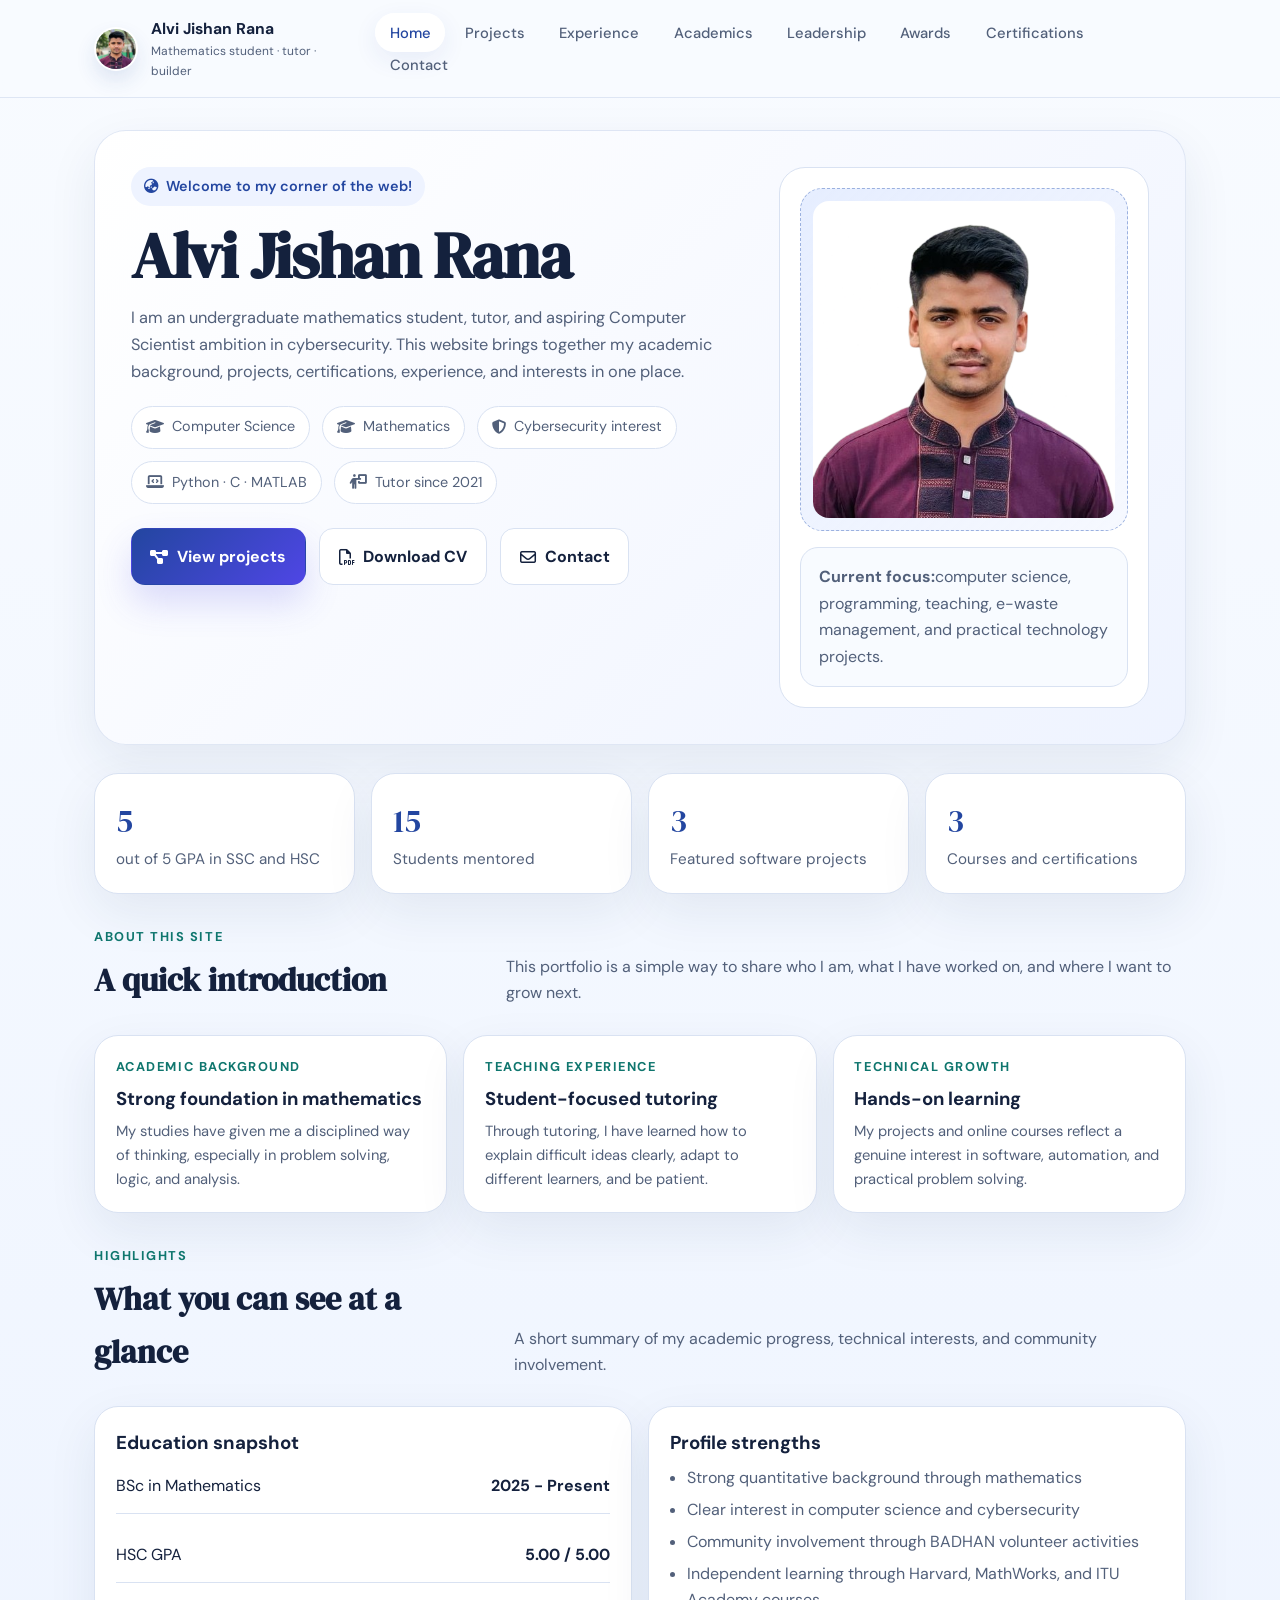
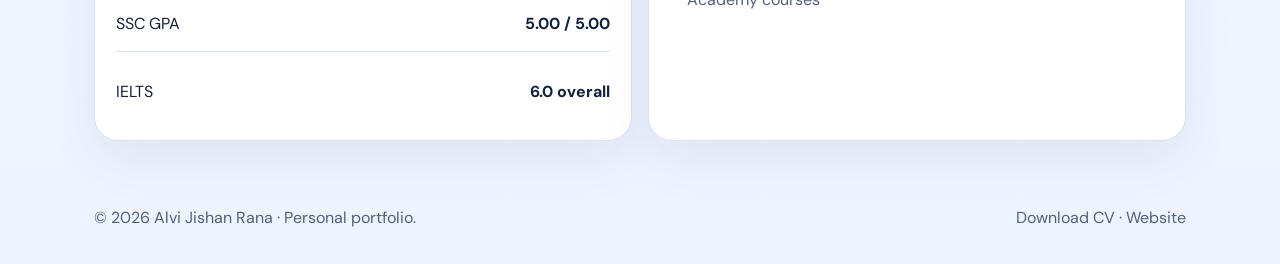
<file: index.html>
<!DOCTYPE html>
<html lang="en">
<head>
  <meta charset="UTF-8">
  <meta name="viewport" content="width=device-width, initial-scale=1.0">
  <title>Alvi Jishan Rana | Portfolio</title>
  <link rel="preconnect" href="https://fonts.googleapis.com">
  <link rel="preconnect" href="https://fonts.gstatic.com" crossorigin>
  <link href="https://fonts.googleapis.com/css2?family=DM+Sans:wght@400;500;700&family=DM+Serif+Display&display=swap" rel="stylesheet">
  <link rel="stylesheet" href="https://cdnjs.cloudflare.com/ajax/libs/font-awesome/6.5.0/css/all.min.css">
  <link rel="stylesheet" href="css/style.css">
</head>
<body>
<nav>
  <div class="nav-inner">
    <a href="index.html" class="nav-brand">
      <div class="profile-image-container"><img src="images/profile/rana.jpg" alt="Alvi Jishan Rana" class="profile-image"></div>
      <div class="brand-text"><span class="brand-name">Alvi Jishan Rana</span><span class="brand-alias">Mathematics student · tutor · builder</span></div>
    </a>
    <button class="menu-toggle" id="menuToggle" aria-label="Toggle navigation"><span class="menu-toggle__line menu-toggle__line--1"></span><span class="menu-toggle__line menu-toggle__line--2"></span></button>
    <ul class="nav-links" id="navLinks"><li><a href="index.html" class="active">Home</a></li><li><a href="projects.html">Projects</a></li><li><a href="experience.html">Experience</a></li><li><a href="academics.html">Academics</a></li><li><a href="affiliation.html">Leadership</a></li><li><a href="achievements.html">Awards</a></li><li><a href="mooc.html">Certifications</a></li><li><a href="contact.html">Contact</a></li></ul>
  </div>
</nav>
<main class="page">
  <section class="hero">
    <div>
<div class="eyebrow"><i class="fa-solid fa-earth-asia"></i> Welcome to my corner of the web!</div>
<h1>Alvi Jishan Rana</h1>
<p class="lede">I am an undergraduate mathematics student, tutor, and aspiring Computer Scientist ambition in cybersecurity. This website brings together my academic background, projects, certifications, experience, and interests in one place.</p>
<div class="hero-tags">
    <span class="tag"><i class="fa-solid fa-graduation-cap"></i> Computer Science </span>
  <span class="tag"><i class="fa-solid fa-graduation-cap"></i> Mathematics </span>
  <span class="tag"><i class="fa-solid fa-shield-halved"></i> Cybersecurity interest</span>
  <span class="tag"><i class="fa-solid fa-laptop-code"></i> Python · C · MATLAB</span>
  <span class="tag"><i class="fa-solid fa-person-chalkboard"></i> Tutor since 2021</span>
</div>
<div class="hero-cta">
  <a class="btn btn-primary" href="projects.html"><i class="fa-solid fa-diagram-project"></i> View projects</a>
  <a class="btn btn-ghost" href="cv.pdf"><i class="fa-regular fa-file-pdf"></i> Download CV</a>
  <a class="btn btn-ghost" href="contact.html"><i class="fa-regular fa-envelope"></i> Contact</a>
</div></div>
    <div class="hero-panel">
<div class="profile-placeholder"><img src="images/profile/bio-image.png" alt="Alvi Jishan Rana"></div>
<div class="notice"><strong>Current focus:</strong>computer science, programming, teaching, e-waste management, and practical technology projects.</div>
</div>
  </section>
  
<section class="stats-row">
  <div class="stat-card"><div class="stat-val">5.00</div><div class="stat-lbl">out of 5 GPA in SSC and HSC</div></div>
  <div class="stat-card"><div class="stat-val">15+</div><div class="stat-lbl">Students mentored</div></div>
  <div class="stat-card"><div class="stat-val">3</div><div class="stat-lbl">Featured software projects</div></div>
  <div class="stat-card"><div class="stat-val">3+</div><div class="stat-lbl">Courses and certifications</div></div>
</section>
<section class="section">
  <div class="section-head"><div><div class="kicker">About this site</div><h2>A quick introduction</h2></div><p>This portfolio is a simple way to share who I am, what I have worked on, and where I want to grow next.</p></div>
  <div class="grid-3">
    <div class="card"><div class="kicker">Academic background</div><h3>Strong foundation in mathematics</h3><p class="small">My studies have given me a disciplined way of thinking, especially in problem solving, logic, and analysis.</p></div>
    <div class="card"><div class="kicker">Teaching experience</div><h3>Student-focused tutoring</h3><p class="small">Through tutoring, I have learned how to explain difficult ideas clearly, adapt to different learners, and be patient.</p></div>
    <div class="card"><div class="kicker">Technical growth</div><h3>Hands-on learning</h3><p class="small">My projects and online courses reflect a genuine interest in software, automation, and practical problem solving.</p></div>
  </div>
</section>
<section class="section">
  <div class="section-head"><div><div class="kicker">Highlights</div><h2>What you can see at a glance</h2></div><p>A short summary of my academic progress, technical interests, and community involvement.</p></div>
  <div class="grid-2">
    <div class="section-card"><h3>Education snapshot</h3><div class="metric-list">
      <div class="metric"><span>BSc in Mathematics</span><strong>2025 - Present</strong></div>
      <div class="metric"><span>HSC GPA</span><strong>5.00 / 5.00</strong></div>
      <div class="metric"><span>SSC GPA</span><strong>5.00 / 5.00</strong></div>
      <div class="metric"><span>IELTS</span><strong>6.0 overall</strong></div>
    </div></div>
    <div class="section-card"><h3>Profile strengths</h3><ul class="clean">
      <li>Strong quantitative background through mathematics</li>
      <li>Clear interest in computer science and cybersecurity</li>
      <li>Community involvement through BADHAN volunteer activities</li>
      <li>Independent learning through Harvard, MathWorks, and ITU Academy courses</li>
    </ul></div>
  </div>
</section>
</main>
<footer class="footer">
  <div>© 2026 Alvi Jishan Rana · Personal portfolio.</div>
  <div><a href="cv.pdf">Download CV</a> · <a href="https://www.alvii.tech">Website</a></div>
</footer>
<script src="js/main.js"></script>
</body>
</html>
</file>
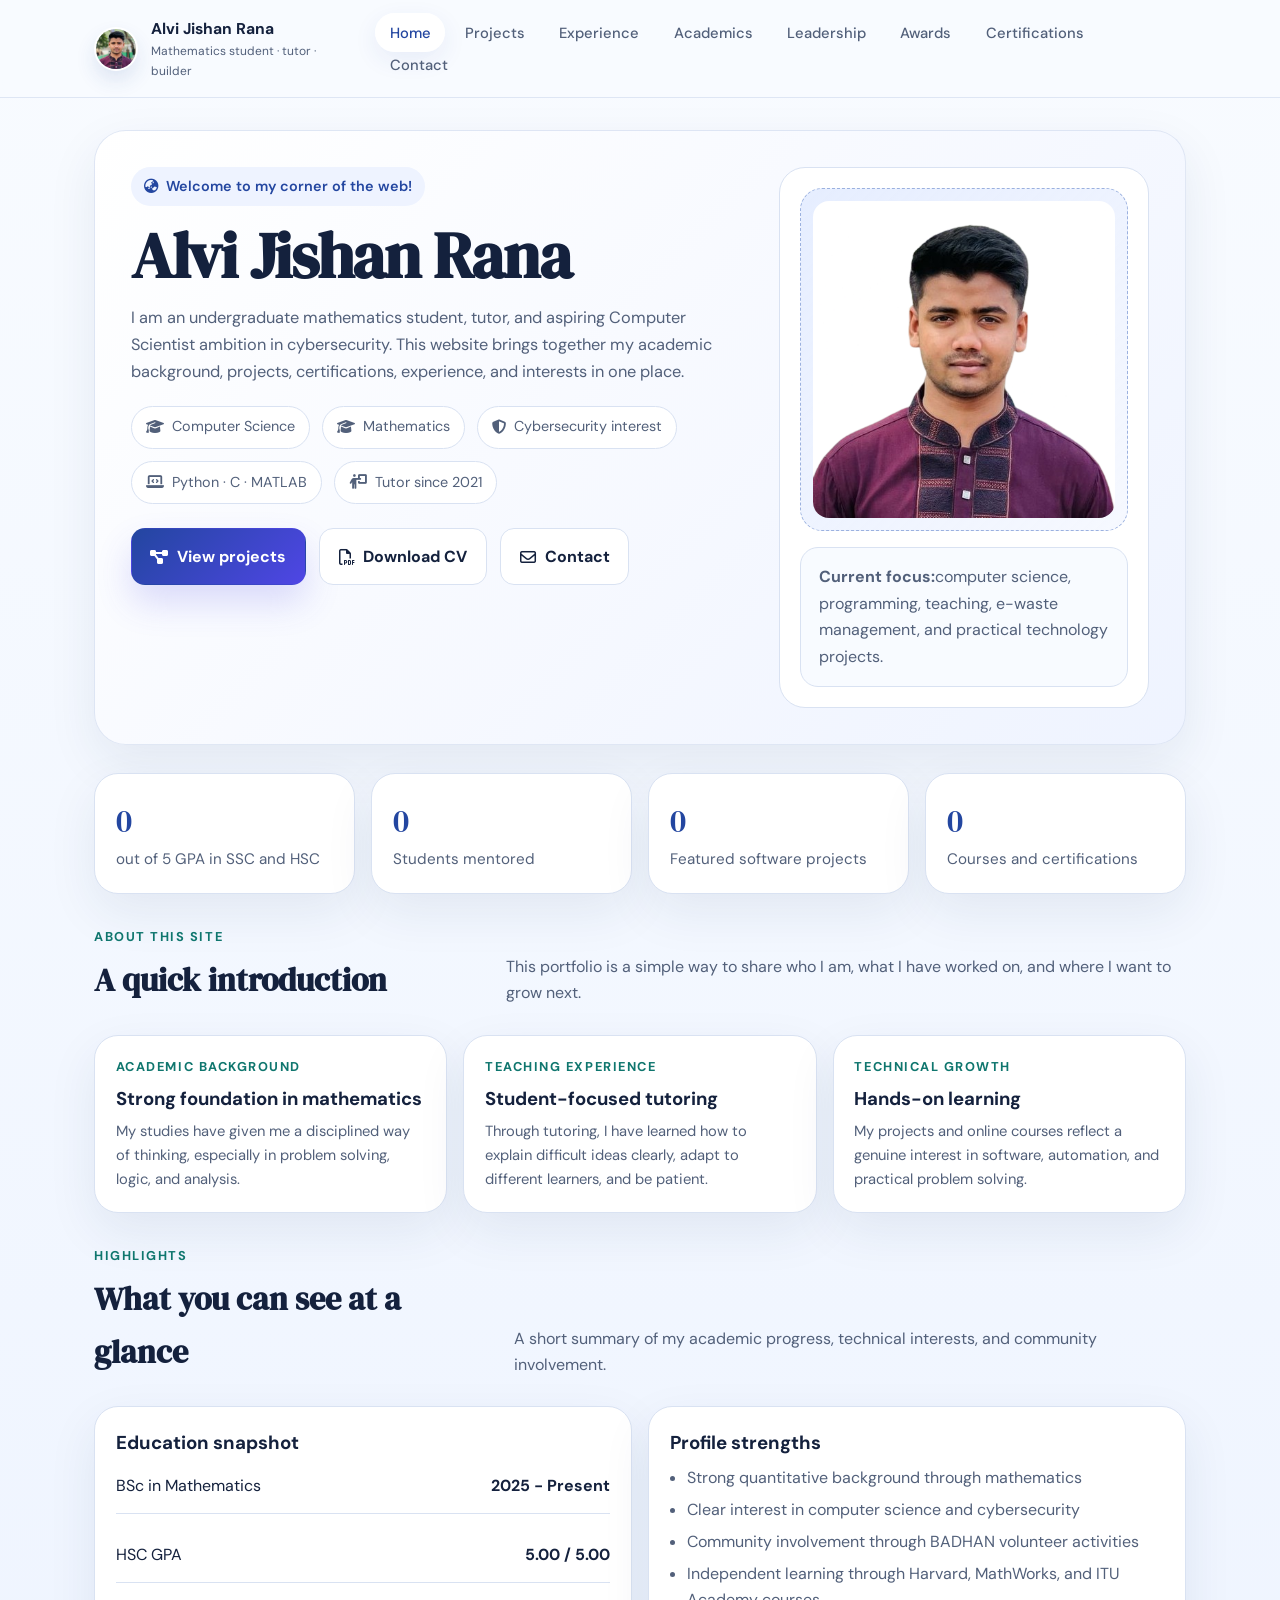
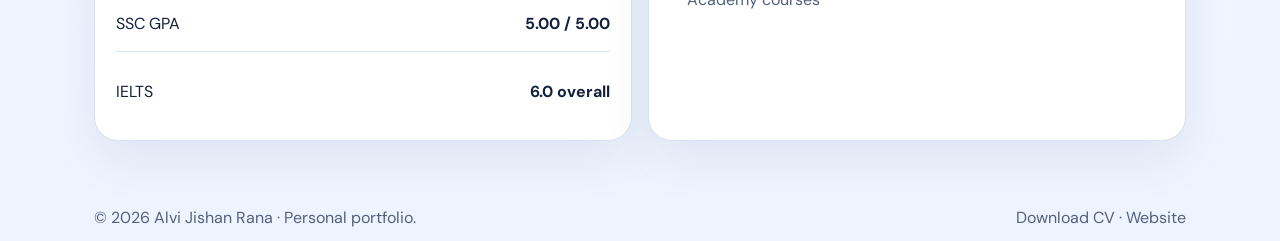
<file: blog/index.html>
<!DOCTYPE html><html lang="en"><head><meta charset="UTF-8"><meta http-equiv="refresh" content="0; url=../index.html"><title>Redirecting...</title></head><body><p>Redirecting to <a href="../index.html">home</a>.</p></body></html>
</file>
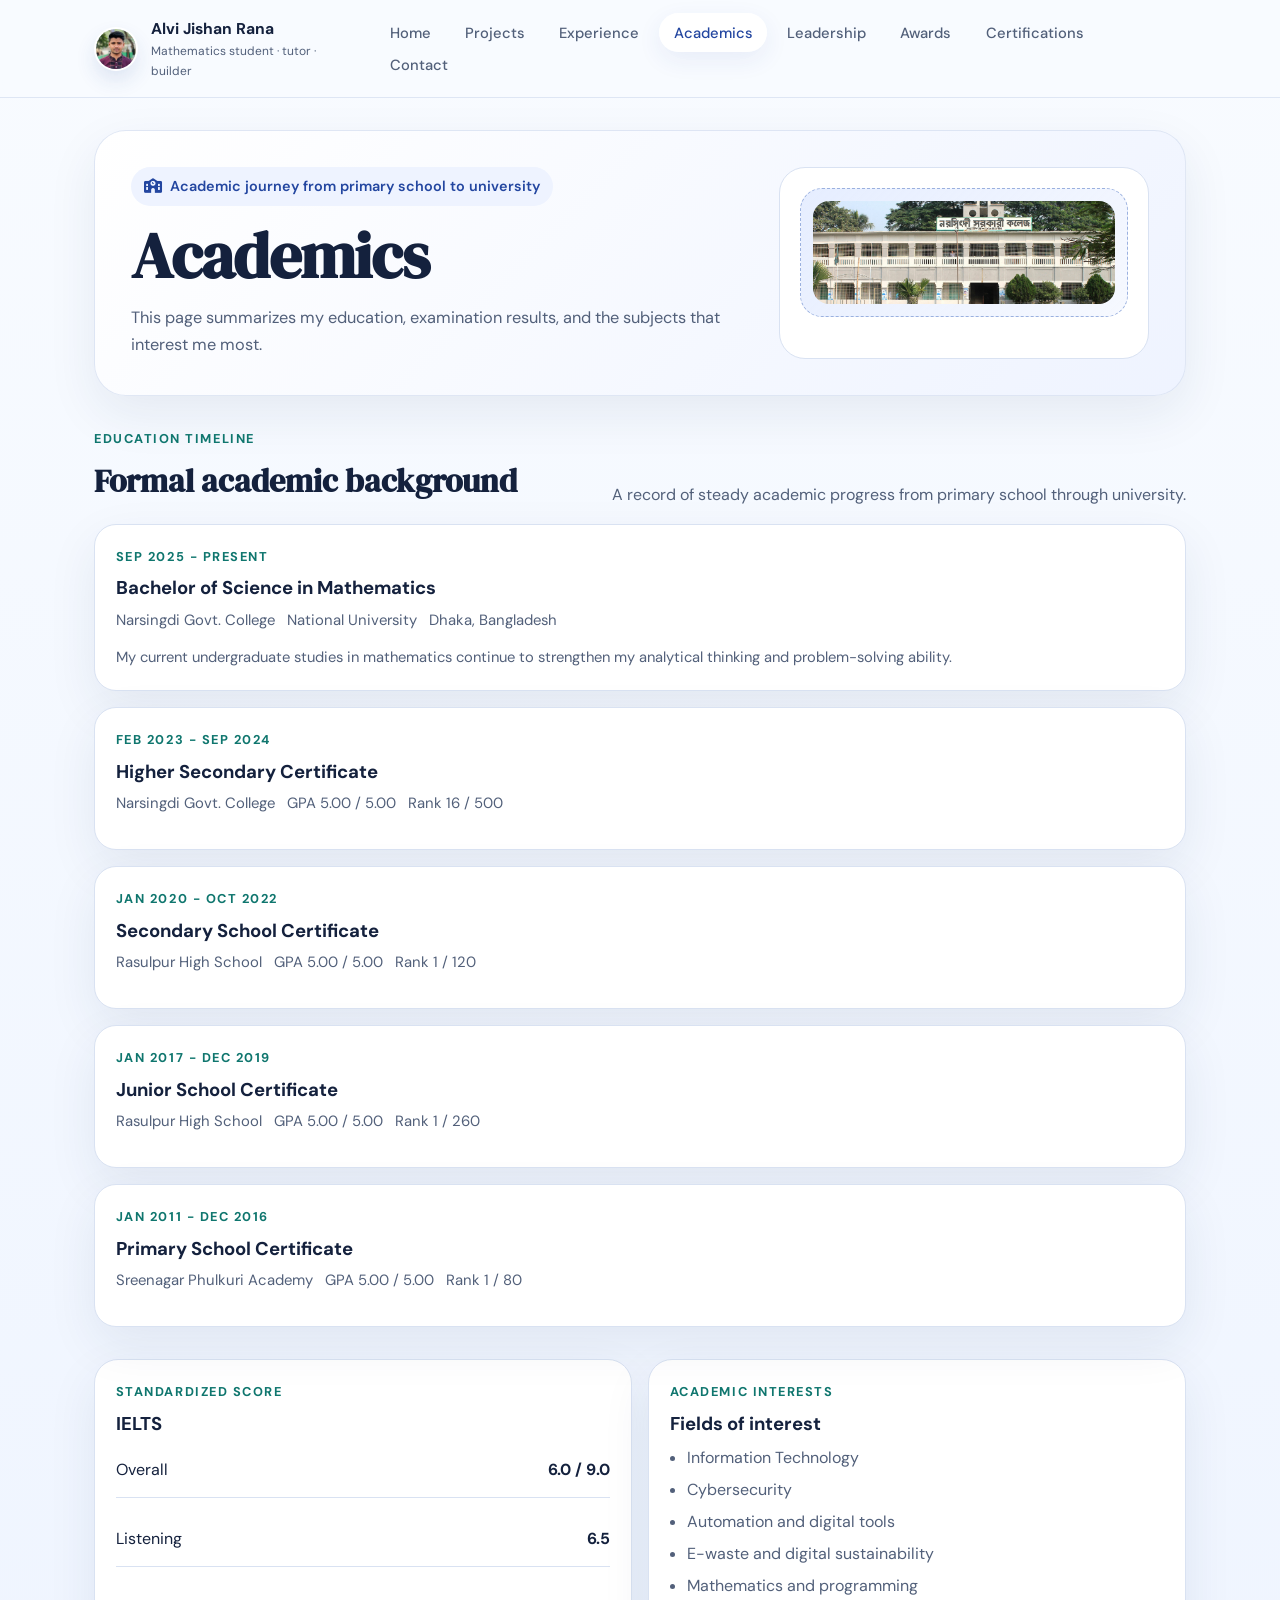
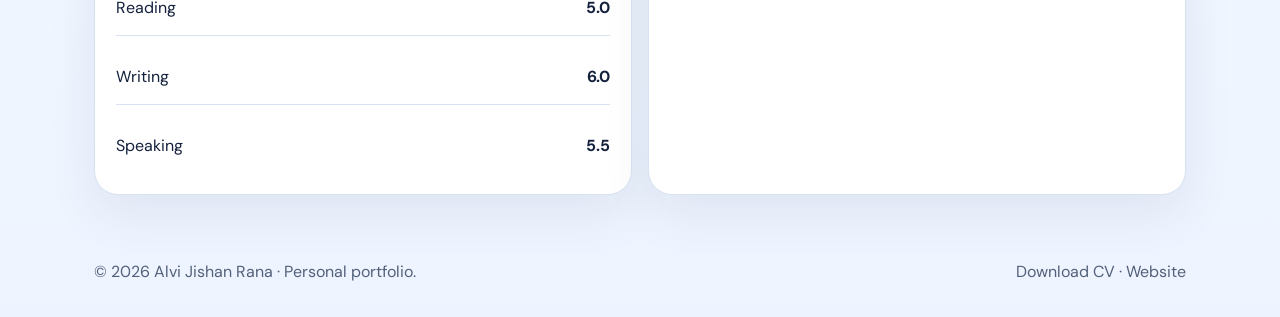
<file: academics.html>
<!DOCTYPE html>
<html lang="en">
<head>
  <meta charset="UTF-8">
  <meta name="viewport" content="width=device-width, initial-scale=1.0">
  <title>Academics | Alvi Jishan Rana</title>
  <link rel="preconnect" href="https://fonts.googleapis.com">
  <link rel="preconnect" href="https://fonts.gstatic.com" crossorigin>
  <link href="https://fonts.googleapis.com/css2?family=DM+Sans:wght@400;500;700&family=DM+Serif+Display&display=swap" rel="stylesheet">
  <link rel="stylesheet" href="https://cdnjs.cloudflare.com/ajax/libs/font-awesome/6.5.0/css/all.min.css">
  <link rel="stylesheet" href="css/style.css">
</head>
<body>
<nav>
  <div class="nav-inner">
    <a href="index.html" class="nav-brand">
      <div class="profile-image-container"><img src="images/profile/rana.jpg" alt="Alvi Jishan Rana" class="profile-image"></div>
      <div class="brand-text"><span class="brand-name">Alvi Jishan Rana</span><span class="brand-alias">Mathematics student · tutor · builder</span></div>
    </a>
    <button class="menu-toggle" id="menuToggle" aria-label="Toggle navigation"><span class="menu-toggle__line menu-toggle__line--1"></span><span class="menu-toggle__line menu-toggle__line--2"></span></button>
    <ul class="nav-links" id="navLinks"><li><a href="index.html">Home</a></li><li><a href="projects.html">Projects</a></li><li><a href="experience.html">Experience</a></li><li><a href="academics.html" class="active">Academics</a></li><li><a href="affiliation.html">Leadership</a></li><li><a href="achievements.html">Awards</a></li><li><a href="mooc.html">Certifications</a></li><li><a href="contact.html">Contact</a></li></ul>
  </div>
</nav>
<main class="page">
  <section class="hero">
    <div><div class="eyebrow"><i class="fa-solid fa-school"></i> Academic journey from primary school to university</div><h1>Academics</h1><p class="lede">This page summarizes my education, examination results, and the subjects that interest me most.</p></div>
    <div class="hero-panel"><div class="media-placeholder"><img src="images/ngc.jpg" alt="Alvi Jishan Rana"></div></div>
  </section>
  
<section class="section"><div class="section-head"><div><div class="kicker">Education timeline</div><h2>Formal academic background</h2></div><p>A record of steady academic progress from primary school through university.</p></div>
<div class="timeline">
  <article class="timeline-item"><div class="kicker">Sep 2025 - Present</div><h3>Bachelor of Science in Mathematics</h3><div class="meta"><span>Narsingdi Govt. College</span><span>National University</span><span>Dhaka, Bangladesh</span></div><p class="small">My current undergraduate studies in mathematics continue to strengthen my analytical thinking and problem-solving ability.</p></article>
  <article class="timeline-item"><div class="kicker">Feb 2023 - Sep 2024</div><h3>Higher Secondary Certificate</h3><div class="meta"><span>Narsingdi Govt. College</span><span>GPA 5.00 / 5.00</span><span>Rank 16 / 500</span></div></article>
  <article class="timeline-item"><div class="kicker">Jan 2020 - Oct 2022</div><h3>Secondary School Certificate</h3><div class="meta"><span>Rasulpur High School</span><span>GPA 5.00 / 5.00</span><span>Rank 1 / 120</span></div></article>
  <article class="timeline-item"><div class="kicker">Jan 2017 - Dec 2019</div><h3>Junior School Certificate</h3><div class="meta"><span>Rasulpur High School</span><span>GPA 5.00 / 5.00</span><span>Rank 1 / 260</span></div></article>
  <article class="timeline-item"><div class="kicker">Jan 2011 - Dec 2016</div><h3>Primary School Certificate</h3><div class="meta"><span>Sreenagar Phulkuri Academy</span><span>GPA 5.00 / 5.00</span><span>Rank 1 / 80</span></div></article>
</div></section>
<section class="section"><div class="grid-2"><div class="card"><div class="kicker">Standardized score</div><h3>IELTS</h3><div class="metric-list"><div class="metric"><span>Overall</span><strong>6.0 / 9.0</strong></div><div class="metric"><span>Listening</span><strong>6.5</strong></div><div class="metric"><span>Reading</span><strong>5.0</strong></div><div class="metric"><span>Writing</span><strong>6.0</strong></div><div class="metric"><span>Speaking</span><strong>5.5</strong></div></div></div><div class="card"><div class="kicker">Academic interests</div><h3>Fields of interest</h3><ul class="clean"><li>Information Technology</li><li>Cybersecurity</li><li>Automation and digital tools</li><li>E-waste and digital sustainability</li><li>Mathematics and programming</li></ul></div></div></section>
</main>
<footer class="footer">
  <div>© 2026 Alvi Jishan Rana · Personal portfolio.</div>
  <div><a href="cv.pdf">Download CV</a> · <a href="https://www.alvii.tech">Website</a></div>
</footer>
<script src="js/main.js"></script>
</body>
</html>
</file>
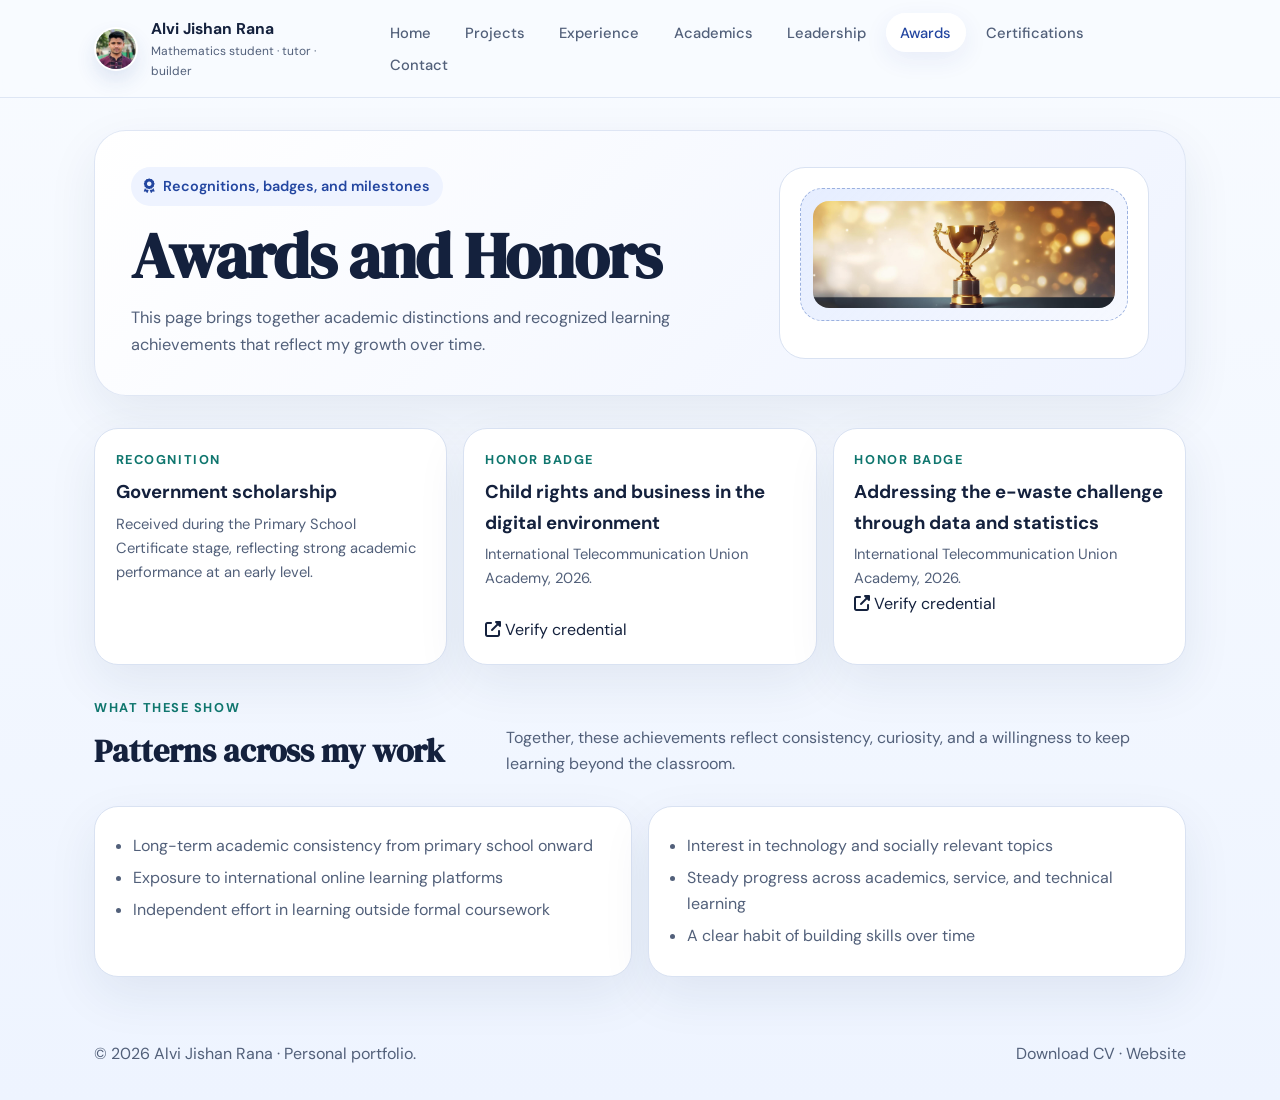
<file: achievements.html>
<!DOCTYPE html>
<html lang="en">
<head>
  <meta charset="UTF-8">
  <meta name="viewport" content="width=device-width, initial-scale=1.0">
  <title>Awards and Honors | Alvi Jishan Rana</title>
  <link rel="preconnect" href="https://fonts.googleapis.com">
  <link rel="preconnect" href="https://fonts.gstatic.com" crossorigin>
  <link href="https://fonts.googleapis.com/css2?family=DM+Sans:wght@400;500;700&family=DM+Serif+Display&display=swap" rel="stylesheet">
  <link rel="stylesheet" href="https://cdnjs.cloudflare.com/ajax/libs/font-awesome/6.5.0/css/all.min.css">
  <link rel="stylesheet" href="css/style.css">
</head>
<body>
<nav>
  <div class="nav-inner">
    <a href="index.html" class="nav-brand">
      <div class="profile-image-container"><img src="images/profile/rana.jpg" alt="Alvi Jishan Rana" class="profile-image"></div>
      <div class="brand-text"><span class="brand-name">Alvi Jishan Rana</span><span class="brand-alias">Mathematics student · tutor · builder</span></div>
    </a>
    <button class="menu-toggle" id="menuToggle" aria-label="Toggle navigation"><span class="menu-toggle__line menu-toggle__line--1"></span><span class="menu-toggle__line menu-toggle__line--2"></span></button>
    <ul class="nav-links" id="navLinks"><li><a href="index.html">Home</a></li><li><a href="projects.html">Projects</a></li><li><a href="experience.html">Experience</a></li><li><a href="academics.html">Academics</a></li><li><a href="affiliation.html">Leadership</a></li><li><a href="achievements.html" class="active">Awards</a></li><li><a href="mooc.html">Certifications</a></li><li><a href="contact.html">Contact</a></li></ul>
  </div>
</nav>
<main class="page">
  <section class="hero">
    <div><div class="eyebrow"><i class="fa-solid fa-award"></i> Recognitions, badges, and milestones</div><h1>Awards and Honors</h1><p class="lede">This page brings together academic distinctions and recognized learning achievements that reflect my growth over time.</p></div>
    <div class="hero-panel"><div class="media-placeholder"><img src="images/award.jpg" alt="Alvi Jishan Rana"></div></div>
  </section>
  
<section class="section"><div class="grid-3">
  <div class="card"><div class="kicker">Recognition</div><h3>Government scholarship</h3><p class="small">Received during the Primary School Certificate stage, reflecting strong academic performance at an early level.</p></div>
  <div class="card">
  <div class="kicker">Honor badge</div>
  <h3>Child rights and business in the digital environment</h3>
  <p class="small">International Telecommunication Union Academy, 2026.</p>
  <br>
  <a href="https://credentials.academy.itu.int/dfab60e9-a897-4356-98f6-c442926df8f0#acc.MA5NJEQk" target="_blank" class="verify-link">
    <i class="fa-solid fa-up-right-from-square"></i> Verify credential
  </a>
  </div>
  <div class="card">
  <div class="kicker">Honor badge</div>
  <h3>Addressing the e-waste challenge through data and statistics</h3>
  <p class="small">International Telecommunication Union Academy, 2026.</p>
  
  <a href="https://credentials.academy.itu.int/ae46f728-de0f-4e8d-9fe2-8e7cb52e1a55#acc.oSpH156k" target="_blank" class="verify-link">
    <i class="fa-solid fa-up-right-from-square"></i> Verify credential
  </a>
</div>
</div></section>
<section class="section"><div class="section-head"><div><div class="kicker">What these show</div><h2>Patterns across my work</h2></div><p>Together, these achievements reflect consistency, curiosity, and a willingness to keep learning beyond the classroom.</p></div><div class="grid-2"><div class="card"><ul class="clean"><li>Long-term academic consistency from primary school onward</li><li>Exposure to international online learning platforms</li><li>Independent effort in learning outside formal coursework</li></ul></div><div class="card"><ul class="clean"><li>Interest in technology and socially relevant topics</li><li>Steady progress across academics, service, and technical learning</li><li>A clear habit of building skills over time</li></ul></div></div></section>
</main>
<footer class="footer">
  <div>© 2026 Alvi Jishan Rana · Personal portfolio.</div>
  <div><a href="cv.pdf">Download CV</a> · <a href="https://www.alvii.tech">Website</a></div>
</footer>
<script src="js/main.js"></script>
</body>
</html>
</file>
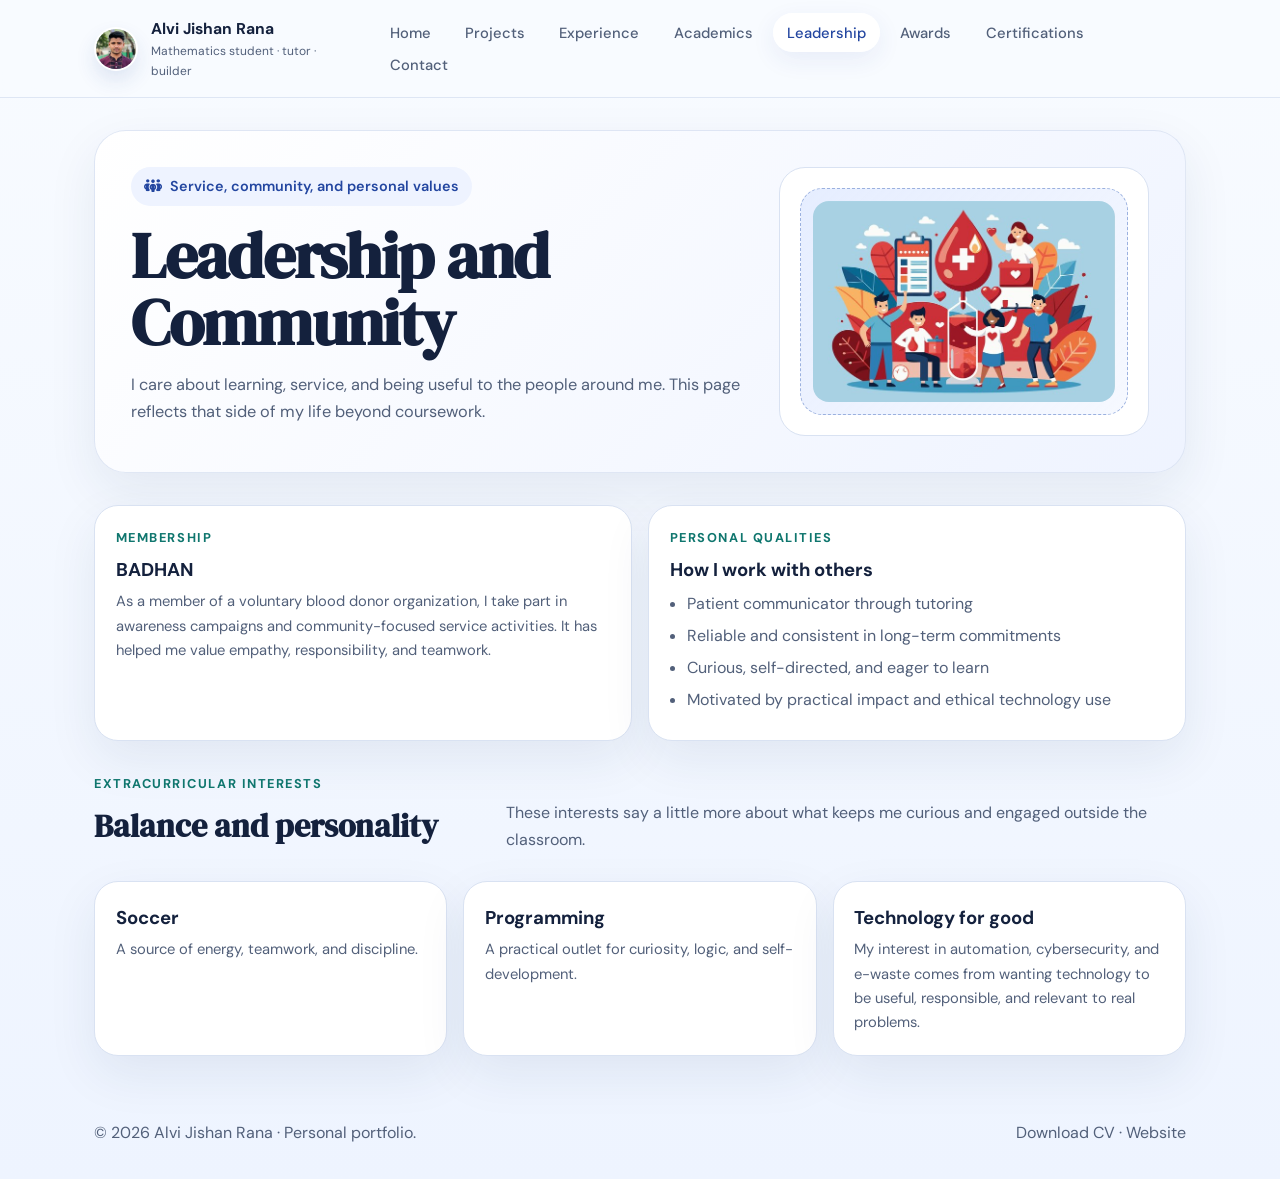
<file: affiliation.html>
<!DOCTYPE html>
<html lang="en">
<head>
  <meta charset="UTF-8">
  <meta name="viewport" content="width=device-width, initial-scale=1.0">
  <title>Leadership and Community | Alvi Jishan Rana</title>
  <link rel="preconnect" href="https://fonts.googleapis.com">
  <link rel="preconnect" href="https://fonts.gstatic.com" crossorigin>
  <link href="https://fonts.googleapis.com/css2?family=DM+Sans:wght@400;500;700&family=DM+Serif+Display&display=swap" rel="stylesheet">
  <link rel="stylesheet" href="https://cdnjs.cloudflare.com/ajax/libs/font-awesome/6.5.0/css/all.min.css">
  <link rel="stylesheet" href="css/style.css">
</head>
<body>
<nav>
  <div class="nav-inner">
    <a href="index.html" class="nav-brand">
      <div class="profile-image-container"><img src="images/profile/rana.jpg" alt="Alvi Jishan Rana" class="profile-image"></div>
      <div class="brand-text"><span class="brand-name">Alvi Jishan Rana</span><span class="brand-alias">Mathematics student · tutor · builder</span></div>
    </a>
    <button class="menu-toggle" id="menuToggle" aria-label="Toggle navigation"><span class="menu-toggle__line menu-toggle__line--1"></span><span class="menu-toggle__line menu-toggle__line--2"></span></button>
    <ul class="nav-links" id="navLinks"><li><a href="index.html">Home</a></li><li><a href="projects.html">Projects</a></li><li><a href="experience.html">Experience</a></li><li><a href="academics.html">Academics</a></li><li><a href="affiliation.html" class="active">Leadership</a></li><li><a href="achievements.html">Awards</a></li><li><a href="mooc.html">Certifications</a></li><li><a href="contact.html">Contact</a></li></ul>
  </div>
</nav>
<main class="page">
  <section class="hero">
    <div><div class="eyebrow"><i class="fa-solid fa-people-group"></i> Service, community, and personal values</div><h1>Leadership and Community</h1><p class="lede">I care about learning, service, and being useful to the people around me. This page reflects that side of my life beyond coursework.</p></div>
    <div class="hero-panel"><div class="media-placeholder"><img src="images/community.jpg" alt="Alvi Jishan Rana"></div></div>
  </section>
  
<section class="section"><div class="grid-2"><div class="card"><div class="kicker">Membership</div><h3>BADHAN</h3><p class="small">As a member of a voluntary blood donor organization, I take part in awareness campaigns and community-focused service activities. It has helped me value empathy, responsibility, and teamwork.</p></div><div class="card"><div class="kicker">Personal qualities</div><h3>How I work with others</h3><ul class="clean"><li>Patient communicator through tutoring</li><li>Reliable and consistent in long-term commitments</li><li>Curious, self-directed, and eager to learn</li><li>Motivated by practical impact and ethical technology use</li></ul></div></div></section>
<section class="section"><div class="section-head"><div><div class="kicker">Extracurricular interests</div><h2>Balance and personality</h2></div><p>These interests say a little more about what keeps me curious and engaged outside the classroom.</p></div><div class="grid-3"><div class="card"><h3>Soccer</h3><p class="small">A source of energy, teamwork, and discipline.</p></div><div class="card"><h3>Programming</h3><p class="small">A practical outlet for curiosity, logic, and self-development.</p></div><div class="card"><h3>Technology for good</h3><p class="small">My interest in automation, cybersecurity, and e-waste comes from wanting technology to be useful, responsible, and relevant to real problems.</p></div></div></section>
</main>
<footer class="footer">
  <div>© 2026 Alvi Jishan Rana · Personal portfolio.</div>
  <div><a href="cv.pdf">Download CV</a> · <a href="https://www.alvii.tech">Website</a></div>
</footer>
<script src="js/main.js"></script>
</body>
</html>
</file>
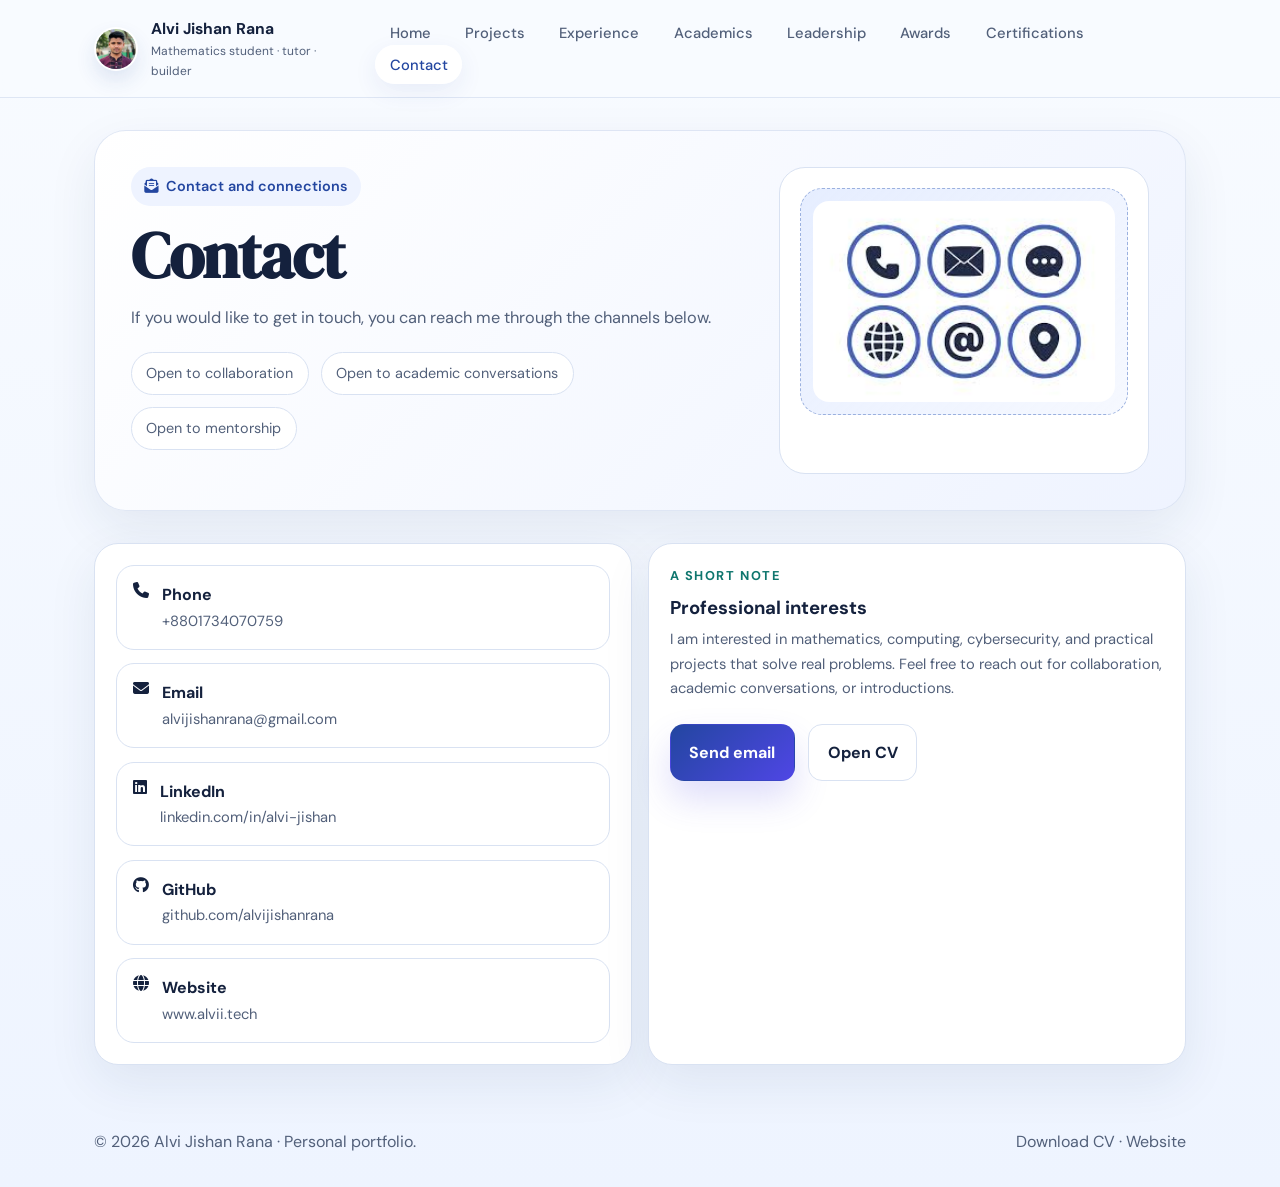
<file: contact.html>
<!DOCTYPE html>
<html lang="en">
<head>
  <meta charset="UTF-8">
  <meta name="viewport" content="width=device-width, initial-scale=1.0">
  <title>Contact | Alvi Jishan Rana</title>
  <link rel="preconnect" href="https://fonts.googleapis.com">
  <link rel="preconnect" href="https://fonts.gstatic.com" crossorigin>
  <link href="https://fonts.googleapis.com/css2?family=DM+Sans:wght@400;500;700&family=DM+Serif+Display&display=swap" rel="stylesheet">
  <link rel="stylesheet" href="https://cdnjs.cloudflare.com/ajax/libs/font-awesome/6.5.0/css/all.min.css">
  <link rel="stylesheet" href="css/style.css">
</head>
<body>
<nav>
  <div class="nav-inner">
    <a href="index.html" class="nav-brand">
      <div class="profile-image-container"><img src="images/profile/rana.jpg" alt="Alvi Jishan Rana" class="profile-image"></div>
      <div class="brand-text"><span class="brand-name">Alvi Jishan Rana</span><span class="brand-alias">Mathematics student · tutor · builder</span></div>
    </a>
    <button class="menu-toggle" id="menuToggle" aria-label="Toggle navigation"><span class="menu-toggle__line menu-toggle__line--1"></span><span class="menu-toggle__line menu-toggle__line--2"></span></button>
    <ul class="nav-links" id="navLinks"><li><a href="index.html">Home</a></li><li><a href="projects.html">Projects</a></li><li><a href="experience.html">Experience</a></li><li><a href="academics.html">Academics</a></li><li><a href="affiliation.html">Leadership</a></li><li><a href="achievements.html">Awards</a></li><li><a href="mooc.html">Certifications</a></li><li><a href="contact.html" class="active">Contact</a></li></ul>
  </div>
</nav>
<main class="page">
  <section class="hero">
    <div><div class="eyebrow"><i class="fa-solid fa-envelope-open-text"></i> Contact and connections</div><h1>Contact</h1><p class="lede">If you would like to get in touch, you can reach me through the channels below.</p><div class="hero-tags"><span class="tag">Open to collaboration</span><span class="tag">Open to academic conversations</span><span class="tag">Open to mentorship</span></div></div>
    <div class="hero-panel"><div class="media-placeholder"><img src="images/contact.jpg" alt="contact image" ></div></div>
  </section>
  
<section class="section"><div class="grid-2"><div class="card"><div class="contact-list">
  <div class="contact-item"><i class="fa-solid fa-phone"></i><div><strong>Phone</strong><div class="small">+8801734070759</div></div></div>
  <div class="contact-item"><i class="fa-solid fa-envelope"></i><div><strong>Email</strong><div class="small">alvijishanrana@gmail.com</div></div></div>
  <div class="contact-item"><i class="fa-brands fa-linkedin"></i><div><strong>LinkedIn</strong><div class="small">linkedin.com/in/alvi-jishan</div></div></div>
  <div class="contact-item"><i class="fa-brands fa-github"></i><div><strong>GitHub</strong><div class="small">github.com/alvijishanrana</div></div></div>
  <div class="contact-item"><i class="fa-solid fa-globe"></i><div><strong>Website</strong><div class="small">www.alvii.tech</div></div></div>
</div></div>
<div class="card"><div class="kicker">A short note</div><h3>Professional interests</h3><p class="small">I am interested in mathematics, computing, cybersecurity, and practical projects that solve real problems. Feel free to reach out for collaboration, academic conversations, or introductions.</p><div class="button-row"><a class="btn btn-primary" href="mailto:alvijishanrana@gmail.com">Send email</a><a class="btn btn-ghost" href="cv.pdf">Open CV</a></div></div></div></section>
</main>
<footer class="footer">
  <div>© 2026 Alvi Jishan Rana · Personal portfolio.</div>
  <div><a href="cv.pdf">Download CV</a> · <a href="https://www.alvii.tech">Website</a></div>
</footer>
<script src="js/main.js"></script>
</body>
</html>
</file>
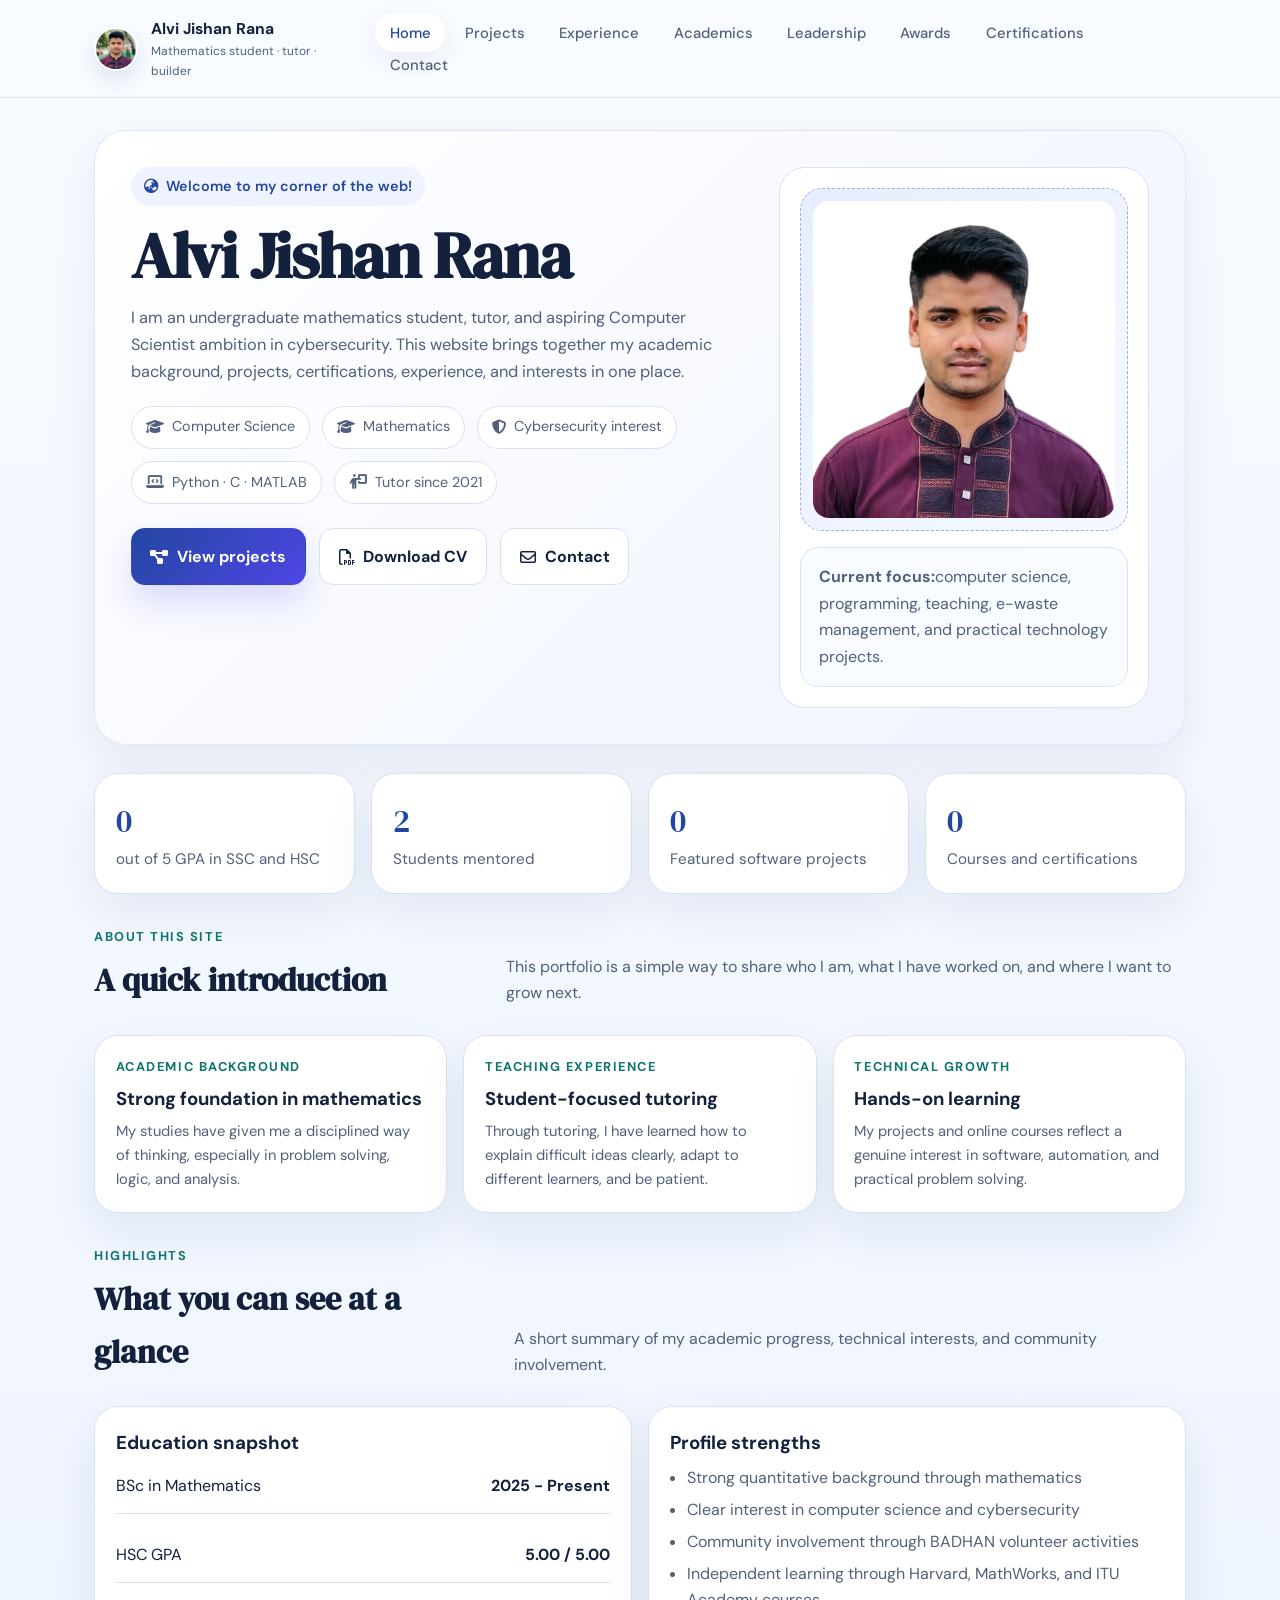
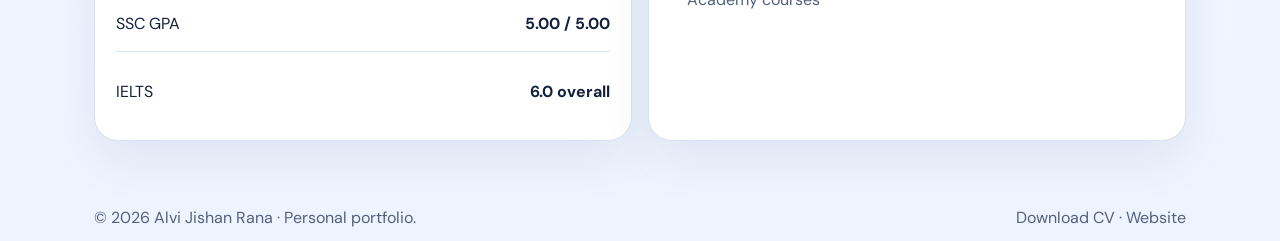
<file: cves.html>
<!DOCTYPE html><html lang="en"><head><meta charset="UTF-8"><meta http-equiv="refresh" content="0; url=index.html"><title>Redirecting...</title></head><body><p>Redirecting to <a href="index.html">home</a>.</p></body></html>
</file>
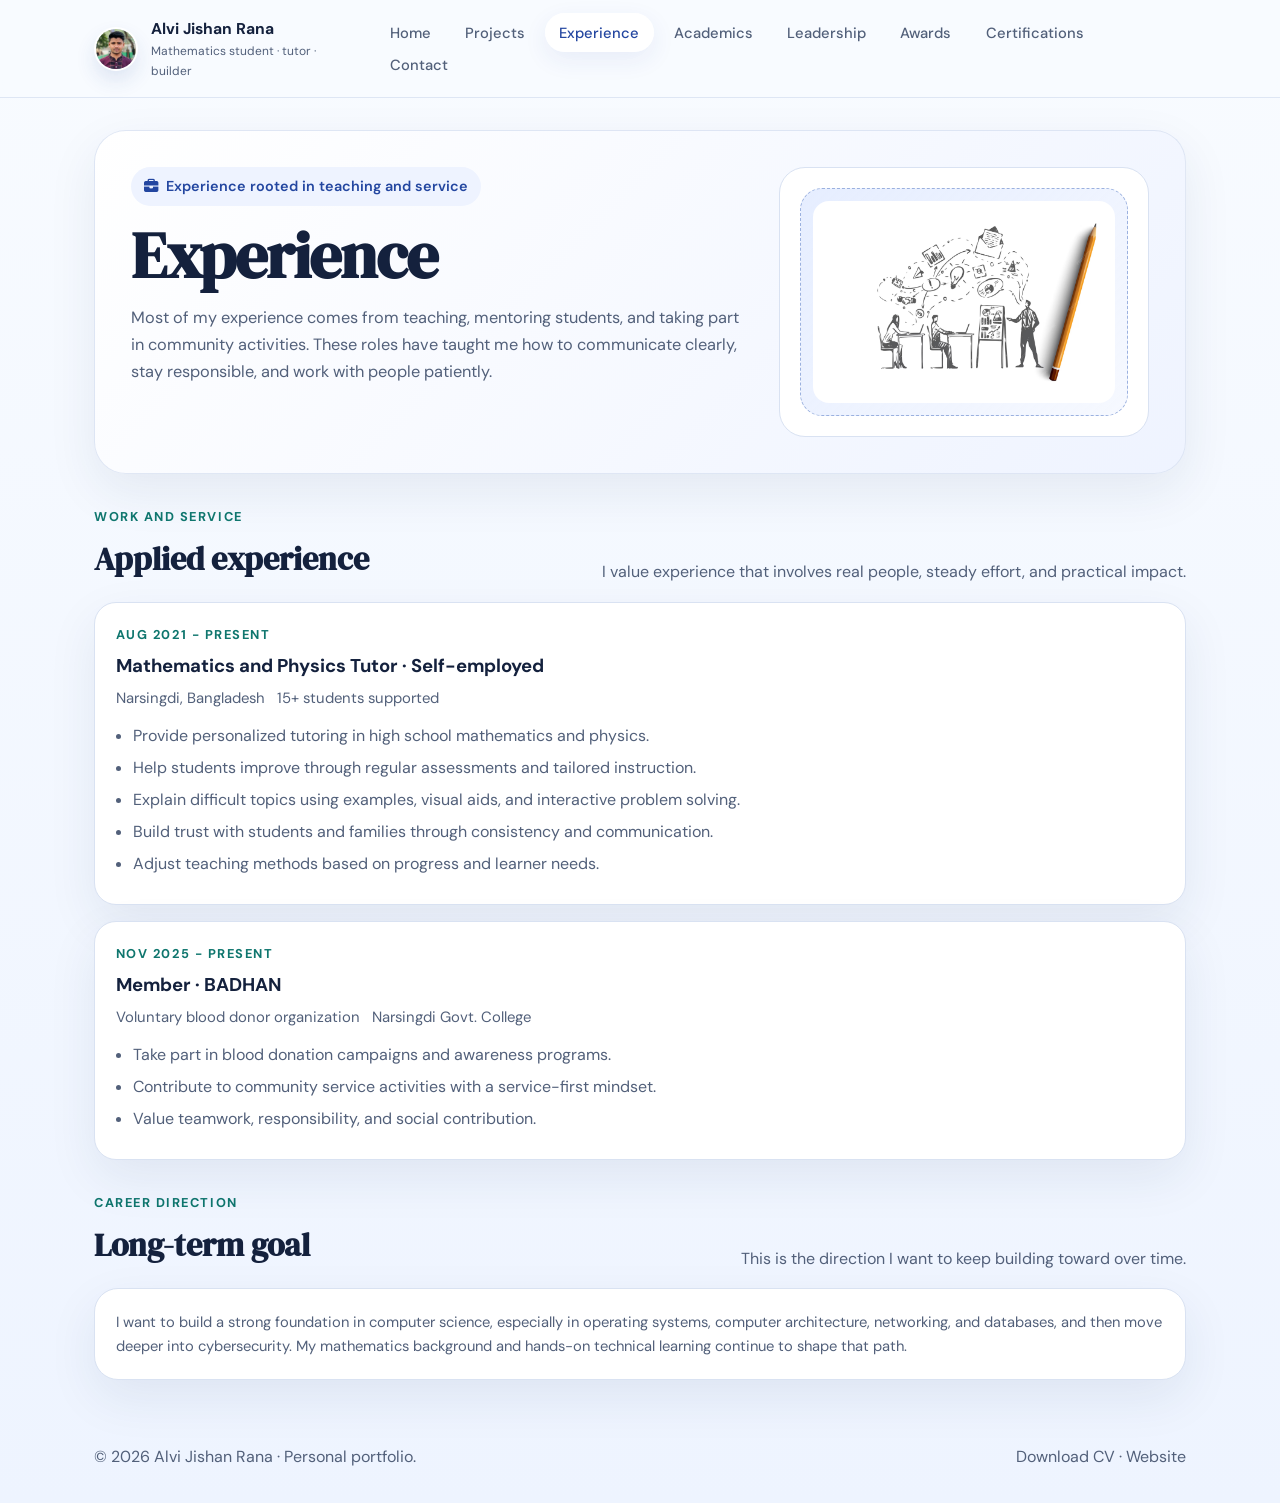
<file: experience.html>
<!DOCTYPE html>
<html lang="en">
<head>
  <meta charset="UTF-8">
  <meta name="viewport" content="width=device-width, initial-scale=1.0">
  <title>Experience | Alvi Jishan Rana</title>
  <link rel="preconnect" href="https://fonts.googleapis.com">
  <link rel="preconnect" href="https://fonts.gstatic.com" crossorigin>
  <link href="https://fonts.googleapis.com/css2?family=DM+Sans:wght@400;500;700&family=DM+Serif+Display&display=swap" rel="stylesheet">
  <link rel="stylesheet" href="https://cdnjs.cloudflare.com/ajax/libs/font-awesome/6.5.0/css/all.min.css">
  <link rel="stylesheet" href="css/style.css">
</head>
<body>
<nav>
  <div class="nav-inner">
    <a href="index.html" class="nav-brand">
      <div class="profile-image-container"><img src="images/profile/rana.jpg" alt="Alvi Jishan Rana" class="profile-image"></div>
      <div class="brand-text"><span class="brand-name">Alvi Jishan Rana</span><span class="brand-alias">Mathematics student · tutor · builder</span></div>
    </a>
    <button class="menu-toggle" id="menuToggle" aria-label="Toggle navigation"><span class="menu-toggle__line menu-toggle__line--1"></span><span class="menu-toggle__line menu-toggle__line--2"></span></button>
    <ul class="nav-links" id="navLinks"><li><a href="index.html">Home</a></li><li><a href="projects.html">Projects</a></li><li><a href="experience.html" class="active">Experience</a></li><li><a href="academics.html">Academics</a></li><li><a href="affiliation.html">Leadership</a></li><li><a href="achievements.html">Awards</a></li><li><a href="mooc.html">Certifications</a></li><li><a href="contact.html">Contact</a></li></ul>
  </div>
</nav>
<main class="page">
  <section class="hero">
    <div><div class="eyebrow"><i class="fa-solid fa-briefcase"></i> Experience rooted in teaching and service</div><h1>Experience</h1><p class="lede">Most of my experience comes from teaching, mentoring students, and taking part in community activities. These roles have taught me how to communicate clearly, stay responsible, and work with people patiently.</p></div>
    <div class="hero-panel"><div class="media-placeholder"><img src="images/exp.avif" alt="Alvi Jishan Rana"></div></div>
  </section>
  
<section class="section"><div class="section-head"><div><div class="kicker">Work and service</div><h2>Applied experience</h2></div><p>I value experience that involves real people, steady effort, and practical impact.</p></div>
<div class="timeline">
  <article class="timeline-item"><div class="kicker">Aug 2021 - Present</div><h3>Mathematics and Physics Tutor · Self-employed</h3><div class="meta"><span>Narsingdi, Bangladesh</span><span>15+ students supported</span></div><ul class="clean"><li>Provide personalized tutoring in high school mathematics and physics.</li><li>Help students improve through regular assessments and tailored instruction.</li><li>Explain difficult topics using examples, visual aids, and interactive problem solving.</li><li>Build trust with students and families through consistency and communication.</li><li>Adjust teaching methods based on progress and learner needs.</li></ul></article>
  <article class="timeline-item"><div class="kicker">Nov 2025 - Present</div><h3>Member · BADHAN</h3><div class="meta"><span>Voluntary blood donor organization</span><span>Narsingdi Govt. College</span></div><ul class="clean"><li>Take part in blood donation campaigns and awareness programs.</li><li>Contribute to community service activities with a service-first mindset.</li><li>Value teamwork, responsibility, and social contribution.</li></ul></article>
</div></section>
<section class="section"><div class="section-head"><div><div class="kicker">Career direction</div><h2>Long-term goal</h2></div><p>This is the direction I want to keep building toward over time.</p></div>
<div class="card"><p class="small">I want to build a strong foundation in computer science, especially in operating systems, computer architecture, networking, and databases, and then move deeper into cybersecurity. My mathematics background and hands-on technical learning continue to shape that path.</p></div></section>
</main>
<footer class="footer">
  <div>© 2026 Alvi Jishan Rana · Personal portfolio.</div>
  <div><a href="cv.pdf">Download CV</a> · <a href="https://www.alvii.tech">Website</a></div>
</footer>
<script src="js/main.js"></script>
</body>
</html>
</file>
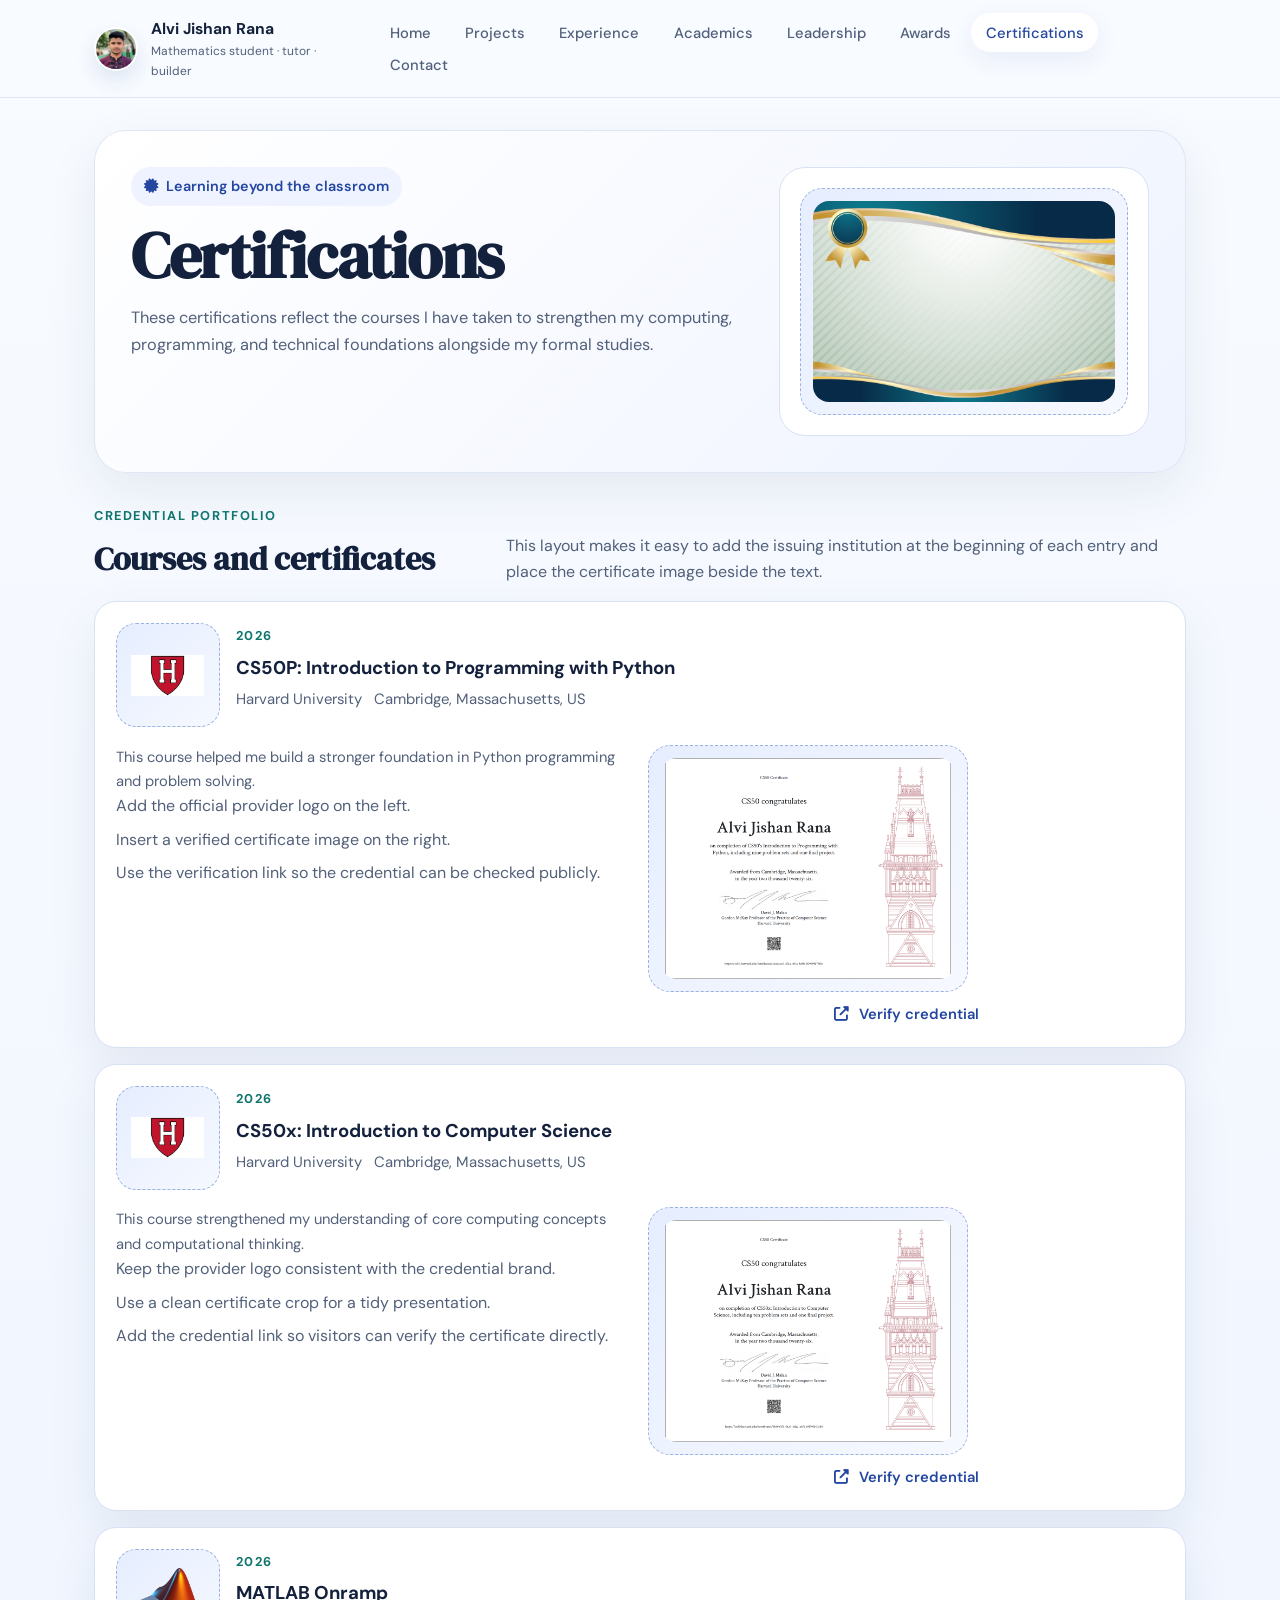
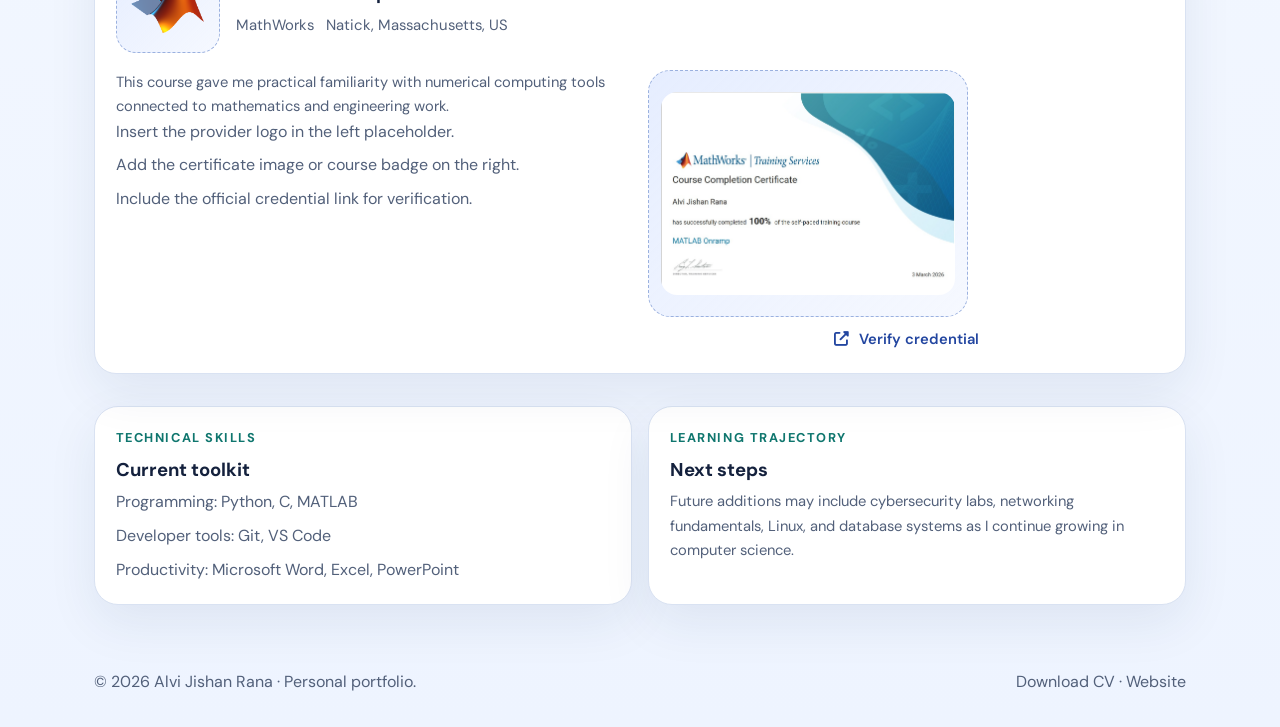
<file: mooc.html>
<!DOCTYPE html>
<html lang="en">
<head>
  <meta charset="UTF-8">
  <meta name="viewport" content="width=device-width, initial-scale=1.0">
  <title>Certifications | Alvi Jishan Rana</title>
  <link rel="preconnect" href="https://fonts.googleapis.com">
  <link rel="preconnect" href="https://fonts.gstatic.com" crossorigin>
  <link href="https://fonts.googleapis.com/css2?family=DM+Sans:wght@400;500;700&family=DM+Serif+Display&display=swap" rel="stylesheet">
  <link rel="stylesheet" href="https://cdnjs.cloudflare.com/ajax/libs/font-awesome/6.5.0/css/all.min.css">
  <link rel="stylesheet" href="css/style.css">
</head>
<body>
<nav>
  <div class="nav-inner">
    <a href="index.html" class="nav-brand">
      <div class="profile-image-container">
        <img src="images/profile/rana.jpg" alt="Alvi Jishan Rana" class="profile-image">
      </div>
      <div class="brand-text">
        <span class="brand-name">Alvi Jishan Rana</span>
        <span class="brand-alias">Mathematics student · tutor · builder</span>
      </div>
    </a>
    <button class="menu-toggle" id="menuToggle" aria-label="Toggle navigation">
      <span class="menu-toggle__line menu-toggle__line--1"></span>
      <span class="menu-toggle__line menu-toggle__line--2"></span>
    </button>
    <ul class="nav-links" id="navLinks">
      <li><a href="index.html">Home</a></li>
      <li><a href="projects.html">Projects</a></li>
      <li><a href="experience.html">Experience</a></li>
      <li><a href="academics.html">Academics</a></li>
      <li><a href="affiliation.html">Leadership</a></li>
      <li><a href="achievements.html">Awards</a></li>
      <li><a href="mooc.html" class="active">Certifications</a></li>
      <li><a href="contact.html">Contact</a></li>
    </ul>
  </div>
</nav>

<main class="page">
  <section class="hero">
    <div>
      <div class="eyebrow"><i class="fa-solid fa-certificate"></i> Learning beyond the classroom</div>
      <h1>Certifications</h1>
      <p class="lede">These certifications reflect the courses I have taken to strengthen my computing, programming, and technical foundations alongside my formal studies.</p>
    </div>
    <div class="hero-panel">
      <div class="media-placeholder">
        <img src="images/crt.jpg" alt="Certifications preview">
      </div>
    </div>
  </section>

  <section class="section">
    <div class="section-head">
      <div>
        <div class="kicker">Credential portfolio</div>
        <h2>Courses and certificates</h2>
      </div>
      <p>This layout makes it easy to add the issuing institution at the beginning of each entry and place the certificate image beside the text.</p>
    </div>

    <div class="timeline cert-timeline">

      <article class="timeline-item cert-item">
        <div class="provider-row">
          <div class="logo-placeholder">
            <img src="images/harvard.webp">
          </div>
          <div>
            <div class="kicker">2026</div>
            <h3>CS50P: Introduction to Programming with Python</h3>
            <div class="meta">
              <span>Harvard University</span>
              <span>Cambridge, Massachusetts, US</span>
            </div>
          </div>
        </div>

        <div class="grid-2 cert-grid">
          <div>
            <p class="small">This course helped me build a stronger foundation in Python programming and problem solving.</p>
            <div class="detail-stack">
              <p>Add the official provider logo on the left.</p>
              <p>Insert a verified certificate image on the right.</p>
              <p>Use the verification link so the credential can be checked publicly.</p>
            </div>
          </div>

          <div class="cert-image-wrap">
            <a href="https://cs50.harvard.edu/certificates/32edac20-8f2a-401a-8a9b-509d9fd79fe4" target="_blank" class="cert-link">
              <div class="media-placeholder cert-image-placeholder">
                <img src="images/CS50P.png" target="_blank">
              </div>
            </a>
            <a href="https://cs50.harvard.edu/certificates/32edac20-8f2a-401a-8a9b-509d9fd79fe4" target="_blank" class="verify-btn">
              <i class="fa-solid fa-up-right-from-square"></i> Verify credential
            </a>
          </div>
        </div>
      </article>

      <article class="timeline-item cert-item">
        <div class="provider-row">
          <div class="logo-placeholder">
            <img src="images/harvard.webp">
          </div>
          <div>
            <div class="kicker">2026</div>
            <h3>CS50x: Introduction to Computer Science</h3>
            <div class="meta">
              <span>Harvard University</span>
              <span>Cambridge, Massachusetts, US</span>
            </div>
          </div>
        </div>

        <div class="grid-2 cert-grid">
          <div>
            <p class="small">This course strengthened my understanding of core computing concepts and computational thinking.</p>
            <div class="detail-stack">
              <p>Keep the provider logo consistent with the credential brand.</p>
              <p>Use a clean certificate crop for a tidy presentation.</p>
              <p>Add the credential link so visitors can verify the certificate directly.</p>
            </div>
          </div>

          <div class="cert-image-wrap">
            <a href="https://cs50.harvard.edu/certificates/fb49e7f3-4b24-4da2-a3f5-19f79fc40388" target="_blank" class="cert-link">
              <div class="media-placeholder cert-image-placeholder">
                <img src="images/CS50x.png" target="_blank">
              </div>
            </a>
            <a href="https://cs50.harvard.edu/certificates/fb49e7f3-4b24-4da2-a3f5-19f79fc40388" target="_blank" class="verify-btn">
              <i class="fa-solid fa-up-right-from-square"></i> Verify credential
            </a>
          </div>
        </div>
      </article>

      <article class="timeline-item cert-item">
        <div class="provider-row">
          <div class="logo-placeholder">
            <img src="images/mathworks.png">
          </div>
          <div>
            <div class="kicker">2026</div>
            <h3>MATLAB Onramp</h3>
            <div class="meta">
              <span>MathWorks</span>
              <span>Natick, Massachusetts, US</span>
            </div>
          </div>
        </div>

        <div class="grid-2 cert-grid">
          <div>
            <p class="small">This course gave me practical familiarity with numerical computing tools connected to mathematics and engineering work.</p>
            <div class="detail-stack">
              <p>Insert the provider logo in the left placeholder.</p>
              <p>Add the certificate image or course badge on the right.</p>
              <p>Include the official credential link for verification.</p>
            </div>
          </div>

          <div class="cert-image-wrap">
            <a href="https://matlabacademy.mathworks.com/progress/share/certificate.html?id=38119820-dd4f-465a-aaaf-5af840b6e290&" target="_blank" class="cert-link">
              <div class="media-placeholder cert-image-placeholder">
                <img src="images/matlab.jpg" target="_blank">
              </div>
            </a>
            <a href="https://matlabacademy.mathworks.com/progress/share/certificate.html?id=38119820-dd4f-465a-aaaf-5af840b6e290&" target="_blank" class="verify-btn">
              <i class="fa-solid fa-up-right-from-square"></i> Verify credential
            </a>
          </div>
        </div>
      </article>

    </div>
  </section>

  <section class="section">
    <div class="grid-2">
      <div class="card">
        <div class="kicker">Technical skills</div>
        <h3>Current toolkit</h3>
        <div class="detail-stack">
          <p>Programming: Python, C, MATLAB</p>
          <p>Developer tools: Git, VS Code</p>
          <p>Productivity: Microsoft Word, Excel, PowerPoint</p>
        </div>
      </div>

      <div class="card">
        <div class="kicker">Learning trajectory</div>
        <h3>Next steps</h3>
        <p class="small">Future additions may include cybersecurity labs, networking fundamentals, Linux, and database systems as I continue growing in computer science.</p>
      </div>
    </div>
  </section>
</main>

<footer class="footer">
  <div>© 2026 Alvi Jishan Rana · Personal portfolio.</div>
  <div><a href="cv.pdf">Download CV</a> · <a href="https://www.alvii.tech">Website</a></div>
</footer>

<script src="js/main.js"></script>
</body>
</html>
</file>
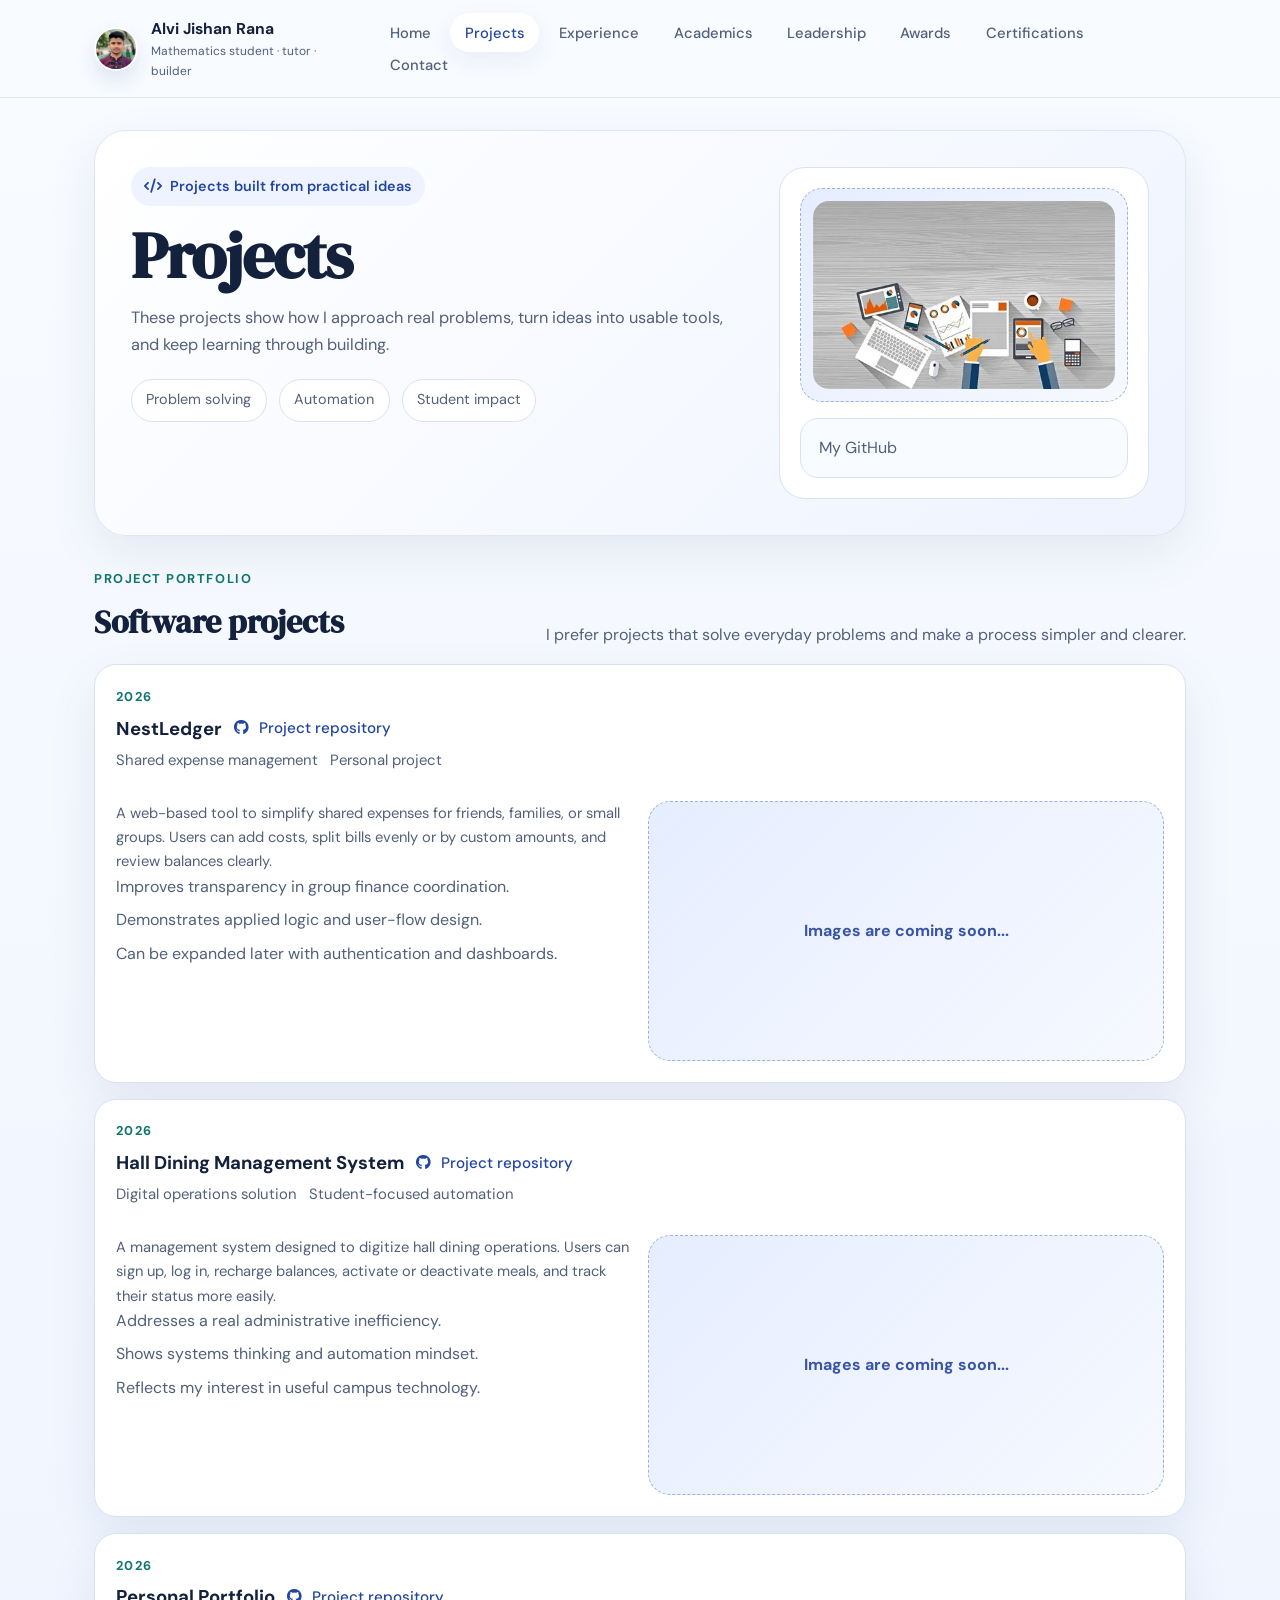
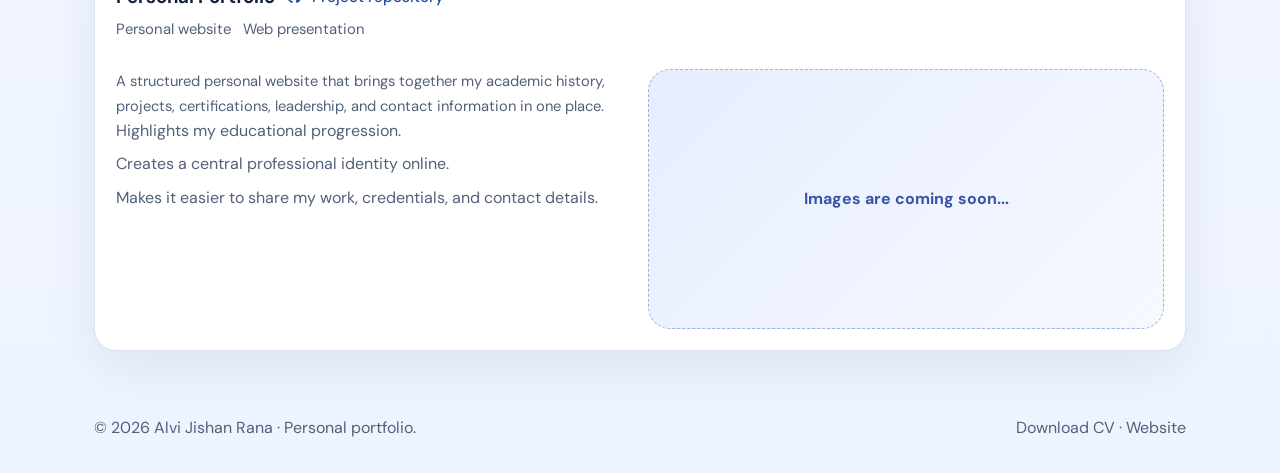
<file: projects.html>
<!DOCTYPE html>
<html lang="en">
<head>
  <meta charset="UTF-8">
  <meta name="viewport" content="width=device-width, initial-scale=1.0">
  <title>Projects | Alvi Jishan Rana</title>
  <link rel="preconnect" href="https://fonts.googleapis.com">
  <link rel="preconnect" href="https://fonts.gstatic.com" crossorigin>
  <link href="https://fonts.googleapis.com/css2?family=DM+Sans:wght@400;500;700&family=DM+Serif+Display&display=swap" rel="stylesheet">
  <link rel="stylesheet" href="https://cdnjs.cloudflare.com/ajax/libs/font-awesome/6.5.0/css/all.min.css">
  <link rel="stylesheet" href="css/style.css">
</head>
<body>
<nav>
  <div class="nav-inner">
    <a href="index.html" class="nav-brand">
      <div class="profile-image-container">
        <img src="images/profile/rana.jpg" alt="Alvi Jishan Rana" class="profile-image">
      </div>
      <div class="brand-text">
        <span class="brand-name">Alvi Jishan Rana</span>
        <span class="brand-alias">Mathematics student · tutor · builder</span>
      </div>
    </a>
    <button class="menu-toggle" id="menuToggle" aria-label="Toggle navigation">
      <span class="menu-toggle__line menu-toggle__line--1"></span>
      <span class="menu-toggle__line menu-toggle__line--2"></span>
    </button>
    <ul class="nav-links" id="navLinks">
      <li><a href="index.html">Home</a></li>
      <li><a href="projects.html" class="active">Projects</a></li>
      <li><a href="experience.html">Experience</a></li>
      <li><a href="academics.html">Academics</a></li>
      <li><a href="affiliation.html">Leadership</a></li>
      <li><a href="achievements.html">Awards</a></li>
      <li><a href="mooc.html">Certifications</a></li>
      <li><a href="contact.html">Contact</a></li>
    </ul>
  </div>
</nav>

<main class="page">
  <section class="hero">
    <div>
      <div class="eyebrow"><i class="fa-solid fa-code"></i> Projects built from practical ideas</div>
      <h1>Projects</h1>
      <p class="lede">These projects show how I approach real problems, turn ideas into usable tools, and keep learning through building.</p>
      <div class="hero-tags">
        <span class="tag">Problem solving</span>
        <span class="tag">Automation</span>
        <span class="tag">Student impact</span>
      </div>
    </div>

    <div class="hero-panel">
      <div class="media-placeholder">
        <img src="images/project_fe.webp" alt="Project preview">
      </div>
      <div class="notice">
        <a href="https://github.com/alvijishanrana" target="_blank">My GitHub</a>
      </div>
    </div>
  </section>

  <section class="section">
    <div class="section-head">
      <div>
        <div class="kicker">Project portfolio</div>
        <h2>Software projects</h2>
      </div>
      <p>I prefer projects that solve everyday problems and make a process simpler and clearer.</p>
    </div>

    <div class="timeline">

      <article class="timeline-item">
        <div class="kicker year-label">2026</div>
        <h3 class="project-title">
          NestLedger
          <a href="https://github.com/alvijishanrana/Ledger" target="_blank" class="repo-link">
            <i class="fa-brands fa-github"></i> Project repository
          </a>
        </h3>
        <div class="meta">
          <span>Shared expense management</span>
          <span>Personal project</span>
        </div>
        <div class="grid-2">
          <div>
            <p class="small">A web-based tool to simplify shared expenses for friends, families, or small groups. Users can add costs, split bills evenly or by custom amounts, and review balances clearly.</p>
            <div class="detail-stack">
              <p>Improves transparency in group finance coordination.</p>
              <p>Demonstrates applied logic and user-flow design.</p>
              <p>Can be expanded later with authentication and dashboards.</p>
            </div>
          </div>
          <div class="media-placeholder">
            Images are coming soon...
            <br>
            <span class="placeholder-note"></span>
          </div>
        </div>
      </article>

      <article class="timeline-item">
        <div class="kicker year-label">2026</div>
        <h3 class="project-title">
          Hall Dining Management System
          <a href="https://github.com/alvijishanrana/Dining" target="_blank" class="repo-link">
            <i class="fa-brands fa-github"></i> Project repository
          </a>
        </h3>
        <div class="meta">
          <span>Digital operations solution</span>
          <span>Student-focused automation</span>
        </div>
        <div class="grid-2">
          <div>
            <p class="small">A management system designed to digitize hall dining operations. Users can sign up, log in, recharge balances, activate or deactivate meals, and track their status more easily.</p>
            <div class="detail-stack">
              <p>Addresses a real administrative inefficiency.</p>
              <p>Shows systems thinking and automation mindset.</p>
              <p>Reflects my interest in useful campus technology.</p>
            </div>
          </div>
          <div class="media-placeholder">
            Images are coming soon...
            <br>
            <span class="placeholder-note"></span>
          </div>
        </div>
      </article>

      <article class="timeline-item">
        <div class="kicker year-label">2026</div>
        <h3 class="project-title">
          Personal Portfolio
          <a href="https://github.com/alvijishanrana/alvi" target="_blank" class="repo-link">
            <i class="fa-brands fa-github"></i> Project repository
          </a>
        </h3>
        <div class="meta">
          <span>Personal website</span>
          <span>Web presentation</span>
        </div>
        <div class="grid-2">
          <div>
            <p class="small">A structured personal website that brings together my academic history, projects, certifications, leadership, and contact information in one place.</p>
            <div class="detail-stack">
              <p>Highlights my educational progression.</p>
              <p>Creates a central professional identity online.</p>
              <p>Makes it easier to share my work, credentials, and contact details.</p>
            </div>
          </div>
          <div class="media-placeholder">
            Images are coming soon...
            <br>
            <span class="placeholder-note"></span>
          </div>
        </div>
      </article>

    </div>
  </section>
</main>

<footer class="footer">
  <div>© 2026 Alvi Jishan Rana · Personal portfolio.</div>
  <div><a href="cv.pdf">Download CV</a> · <a href="https://www.alvii.tech">Website</a></div>
</footer>

<script src="js/main.js"></script>
</body>
</html>
</file>
<file: css/style.css>
:root {
  --bg: #f4f7fb;
  --surface: #ffffff;
  --surface-2: #eef3ff;
  --text: #14213d;
  --muted: #52607a;
  --line: #d9e2f2;
  --primary: #2346a0;
  --primary-2: #4f46e5;
  --accent: #0f766e;
  --shadow: 0 18px 50px rgba(27, 45, 94, 0.08);
  --radius: 22px;
  --max: 1140px;
}

* {
  box-sizing: border-box;
  margin: 0;
  padding: 0;
}

html {
  scroll-behavior: smooth;
}

body {
  font-family: "DM Sans", system-ui, sans-serif;
  color: var(--text);
  background: linear-gradient(180deg, #f8fbff 0%, #eef4ff 100%);
  line-height: 1.65;
}

a {
  color: inherit;
  text-decoration: none;
}

img {
  max-width: 100%;
  display: block;
}

.media-placeholder > img,
.profile-placeholder > img,
.logo-placeholder > img {
  width: auto;
  height: auto;
  max-width: 100%;
  max-height: 100%;
  object-fit: contain;
}

.media-placeholder:has(> img),
.profile-placeholder:has(> img) {
  min-height: 0;
  height: auto;
  padding: 0.75rem;
}

.media-placeholder:has(> img) > img,
.profile-placeholder:has(> img) > img {
  width: 100%;
  height: auto;
  border-radius: 16px;
}

nav {
  position: sticky;
  top: 0;
  z-index: 1000;
  background: rgba(248, 251, 255, 0.9);
  backdrop-filter: blur(14px);
  border-bottom: 1px solid rgba(217, 226, 242, 0.8);
}

.nav-inner {
  max-width: var(--max);
  margin: 0 auto;
  padding: 1rem 1.5rem;
  display: flex;
  align-items: center;
  justify-content: space-between;
  gap: 1rem;
}

.nav-brand {
  display: flex;
  align-items: center;
  gap: 0.85rem;
}

.profile-image-container {
  width: 44px;
  height: 44px;
  border-radius: 50%;
  overflow: hidden;
  border: 2px solid #fff;
  box-shadow: 0 10px 20px rgba(35, 70, 160, 0.12);
  background: #dbe6ff;
}

.profile-image {
  width: 100%;
  height: 100%;
  object-fit: cover;
}

.brand-text {
  display: flex;
  flex-direction: column;
}

.brand-name {
  font-weight: 700;
  font-size: 0.98rem;
}

.brand-alias {
  font-size: 0.75rem;
  color: var(--muted);
}

.nav-links {
  display: flex;
  align-items: center;
  gap: 0.35rem;
  list-style: none;
  flex-wrap: wrap;
}

.nav-links a {
  padding: 0.6rem 0.9rem;
  border-radius: 999px;
  color: var(--muted);
  font-size: 0.92rem;
  font-weight: 500;
}

.nav-links a:hover,
.nav-links a.active {
  background: var(--surface);
  color: var(--primary);
  box-shadow: 0 8px 24px rgba(35, 70, 160, 0.08);
}

.menu-toggle {
  display: none;
  background: none;
  border: none;
  width: 42px;
  height: 42px;
  position: relative;
  cursor: pointer;
}

.menu-toggle__line {
  position: absolute;
  left: 9px;
  width: 24px;
  height: 2px;
  background: var(--text);
  transition: 0.25s;
  border-radius: 2px;
}

.menu-toggle__line--1 {
  top: 15px;
}

.menu-toggle__line--2 {
  top: 24px;
}

.menu-toggle.open .menu-toggle__line--1 {
  transform: rotate(45deg);
  top: 19px;
}

.menu-toggle.open .menu-toggle__line--2 {
  transform: rotate(-45deg);
  top: 19px;
}

.page {
  max-width: var(--max);
  margin: 0 auto;
  padding: 2rem 1.5rem 4rem;
  position: relative;
}

.hero {
  display: grid;
  grid-template-columns: 1.25fr 0.75fr;
  gap: 2rem;
  align-items: stretch;
  padding: 2.25rem;
  border-radius: 32px;
  background: linear-gradient(135deg, rgba(255, 255, 255, 0.96), rgba(238, 243, 255, 0.96));
  box-shadow: var(--shadow);
  border: 1px solid rgba(217, 226, 242, 0.8);
}

.eyebrow {
  display: inline-flex;
  align-items: center;
  gap: 0.5rem;
  padding: 0.45rem 0.8rem;
  border-radius: 999px;
  background: var(--surface-2);
  color: var(--primary);
  font-size: 0.9rem;
  font-weight: 600;
  margin-bottom: 1rem;
}

.hero h1,
.hero-name {
  font-family: "DM Serif Display", serif;
  font-size: clamp(2.4rem, 5vw, 4.4rem);
  line-height: 1.05;
  letter-spacing: -0.02em;
  margin-bottom: 1rem;
}

.hero p,
.lede {
  color: var(--muted);
  font-size: 1.02rem;
}

.hero-tags,
.pill-row {
  display: flex;
  flex-wrap: wrap;
  gap: 0.75rem;
  margin: 1.25rem 0 1.5rem;
}

.tag,
.pill {
  display: inline-flex;
  align-items: center;
  gap: 0.45rem;
  padding: 0.55rem 0.9rem;
  border-radius: 999px;
  background: #fff;
  border: 1px solid var(--line);
  font-size: 0.9rem;
  color: var(--muted);
}

.hero-cta,
.button-row {
  display: flex;
  gap: 0.85rem;
  flex-wrap: wrap;
  margin-top: 1.5rem;
}

.btn {
  display: inline-flex;
  align-items: center;
  gap: 0.55rem;
  padding: 0.9rem 1.15rem;
  border-radius: 14px;
  font-weight: 700;
  transition: 0.2s;
  border: 1px solid transparent;
}

.btn-primary {
  background: linear-gradient(135deg, var(--primary), var(--primary-2));
  color: #fff;
  box-shadow: 0 18px 35px rgba(79, 70, 229, 0.18);
}

.btn-ghost {
  background: #fff;
  border-color: var(--line);
  color: var(--text);
}

.btn:hover {
  transform: translateY(-1px);
}

.hero-panel {
  background: #fff;
  border: 1px solid var(--line);
  border-radius: 26px;
  padding: 1.25rem;
  display: flex;
  flex-direction: column;
  gap: 1rem;
}

.media-placeholder,
.profile-placeholder {
  min-height: 260px;
  border-radius: 22px;
  border: 1.5px dashed #9bb1df;
  background: linear-gradient(135deg, rgba(219, 230, 255, 0.7), rgba(245, 248, 255, 0.9));
  display: flex;
  align-items: center;
  justify-content: center;
  text-align: center;
  padding: 1.25rem;
  color: #3754a5;
  font-weight: 700;
}

.profile-placeholder {
  min-height: 240px;
}

.placeholder-note {
  font-size: 0.92rem;
  color: var(--muted);
}

.stats-row,
.grid-4,
.grid-3,
.grid-2 {
  display: grid;
  gap: 1rem;
  margin-top: 1.75rem;
}

.stats-row {
  grid-template-columns: repeat(4, 1fr);
}

.grid-4 {
  grid-template-columns: repeat(4, 1fr);
}

.grid-3 {
  grid-template-columns: repeat(3, 1fr);
}

.grid-2 {
  grid-template-columns: repeat(2, 1fr);
}

.card,
.stat-card,
.section-card {
  background: var(--surface);
  border: 1px solid var(--line);
  border-radius: 24px;
  padding: 1.3rem;
  box-shadow: var(--shadow);
}

.stat-val {
  font-family: "DM Serif Display", serif;
  font-size: 2rem;
  color: var(--primary);
}

.stat-lbl {
  color: var(--muted);
  font-size: 0.95rem;
}

.section {
  margin-top: 2rem;
}

.section-head {
  display: flex;
  justify-content: space-between;
  gap: 1rem;
  align-items: end;
  margin-bottom: 1rem;
}

.section-head h2 {
  font-family: "DM Serif Display", serif;
  font-size: 2rem;
}

.section-head p {
  color: var(--muted);
  max-width: 680px;
}

.timeline {
  display: grid;
  gap: 1rem;
}

.timeline-item {
  position: relative;
  padding: 1.3rem;
  background: var(--surface);
  border: 1px solid var(--line);
  border-radius: 22px;
  box-shadow: var(--shadow);
}

/* Removed timeline bullet points globally */
.timeline-item::before {
  content: none !important;
  display: none !important;
}

.meta {
  display: flex;
  flex-wrap: wrap;
  gap: 0.75rem;
  color: var(--muted);
  font-size: 0.93rem;
  margin: 0.25rem 0 0.8rem;
}

.kicker {
  font-size: 0.8rem;
  font-weight: 700;
  text-transform: uppercase;
  letter-spacing: 0.12em;
  color: var(--accent);
  margin-bottom: 0.4rem;
}

.card h3,
.timeline-item h3 {
  font-size: 1.16rem;
  margin-bottom: 0.25rem;
}

ul.clean {
  padding-left: 1.1rem;
  color: var(--muted);
}

ul.clean li {
  margin: 0.35rem 0;
}

.metric-list {
  display: grid;
  gap: 0.9rem;
}

.metric {
  display: flex;
  justify-content: space-between;
  gap: 1rem;
  padding: 0.85rem 0;
  border-bottom: 1px solid var(--line);
}

.metric:last-child {
  border-bottom: 0;
}

.footer {
  max-width: var(--max);
  margin: 0 auto 2rem;
  padding: 0 1.5rem;
  color: var(--muted);
  display: flex;
  justify-content: space-between;
  gap: 1rem;
  flex-wrap: wrap;
}

.notice {
  padding: 1rem 1.1rem;
  border-radius: 18px;
  background: #f8fbff;
  border: 1px solid var(--line);
  color: var(--muted);
}

.contact-list {
  display: grid;
  gap: 0.85rem;
}

.contact-item {
  display: flex;
  gap: 0.85rem;
  align-items: flex-start;
  padding: 1rem;
  border-radius: 18px;
  background: #fff;
  border: 1px solid var(--line);
}

.small {
  font-size: 0.92rem;
  color: var(--muted);
}

.center {
  text-align: center;
}

.provider-row {
  display: grid;
  grid-template-columns: 104px 1fr;
  gap: 1rem;
  align-items: center;
  margin-bottom: 1.1rem;
}

.logo-placeholder {
  width: 104px;
  height: 104px;
  min-width: 104px;
  min-height: 104px;
  border-radius: 20px;
  border: 1.5px dashed #9bb1df;
  background: linear-gradient(135deg, rgba(219, 230, 255, 0.7), rgba(245, 248, 255, 0.95));
  display: flex;
  flex-direction: column;
  align-items: center;
  justify-content: center;
  text-align: center;
  padding: 0.9rem;
  color: #3754a5;
  font-weight: 700;
}

.logo-placeholder > img {
  width: auto;
  height: auto;
  max-width: 100%;
  max-height: 100%;
}

.logo-placeholder small {
  display: block;
  margin-top: 0.2rem;
  font-size: 0.78rem;
  color: var(--muted);
  font-weight: 600;
}

.cert-image-wrap {
  display: flex;
  flex-direction: column;
  justify-content: flex-start;
  align-items: center;
}

.cert-grid {
  margin-top: 0.25rem;
}

.cert-image-placeholder {
  width: min(100%, 320px);
  aspect-ratio: 11 / 8.5;
  min-height: auto;
  padding: 1rem;
  text-align: center;
}

.cert-image-placeholder .placeholder-note {
  font-size: 0.82rem;
}

.detail-stack {
  display: grid;
  gap: 0.45rem;
  color: var(--muted);
}

.detail-stack p {
  margin: 0;
}

.project-title {
  display: flex;
  align-items: center;
  gap: 12px;
  flex-wrap: wrap;
}

.repo-link {
  font-size: 0.95rem;
  font-weight: 500;
  text-decoration: none;
  color: var(--primary);
}

.repo-link i {
  margin-right: 6px;
}

.cert-link {
  display: block;
  text-decoration: none;
  color: inherit;
}

.verify-btn {
  display: inline-block;
  margin-top: 10px;
  font-size: 0.92rem;
  font-weight: 600;
  text-decoration: none;
  color: var(--primary);
}

.verify-btn i {
  margin-right: 6px;
}

@media (max-width: 960px) {
  .hero,
  .grid-4,
  .grid-3,
  .grid-2,
  .stats-row {
    grid-template-columns: 1fr 1fr;
  }
}

@media (max-width: 760px) {
  .menu-toggle {
    display: block;
  }

  .nav-links {
    display: none;
    position: absolute;
    top: calc(100% + 0.8rem);
    left: 1rem;
    right: 1rem;
    flex-direction: column;
    align-items: stretch;
    background: #fff;
    padding: 0.8rem;
    border-radius: 20px;
    border: 1px solid var(--line);
    box-shadow: var(--shadow);
  }

  .nav-links.show {
    display: flex;
  }

  .nav-links a {
    padding: 0.85rem 1rem;
  }

  .hero,
  .grid-4,
  .grid-3,
  .grid-2,
  .stats-row {
    grid-template-columns: 1fr;
  }

  .page {
    padding-top: 1.35rem;
  }

  .provider-row {
    grid-template-columns: 104px 1fr;
    align-items: center;
  }

  .logo-placeholder {
    width: 104px;
    height: 104px;
    min-width: 104px;
    min-height: 104px;
  }
}
</file>
